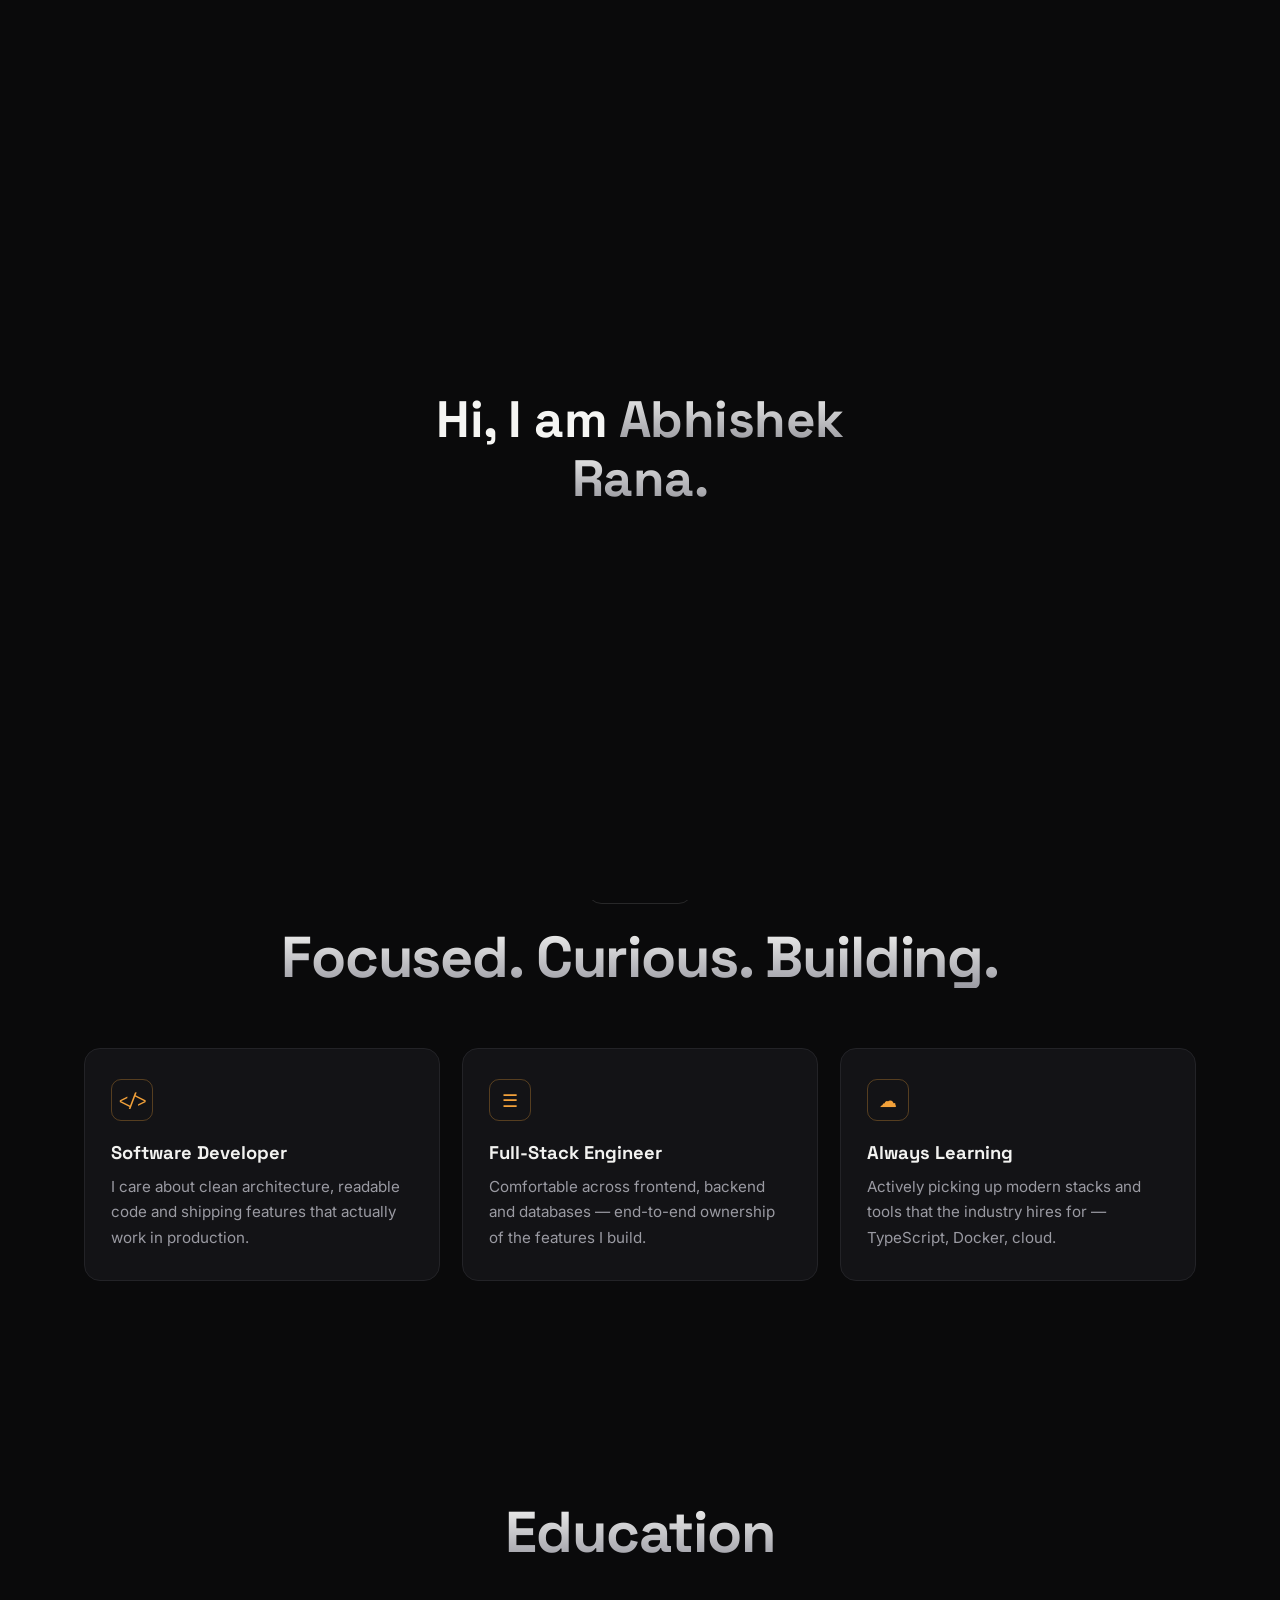
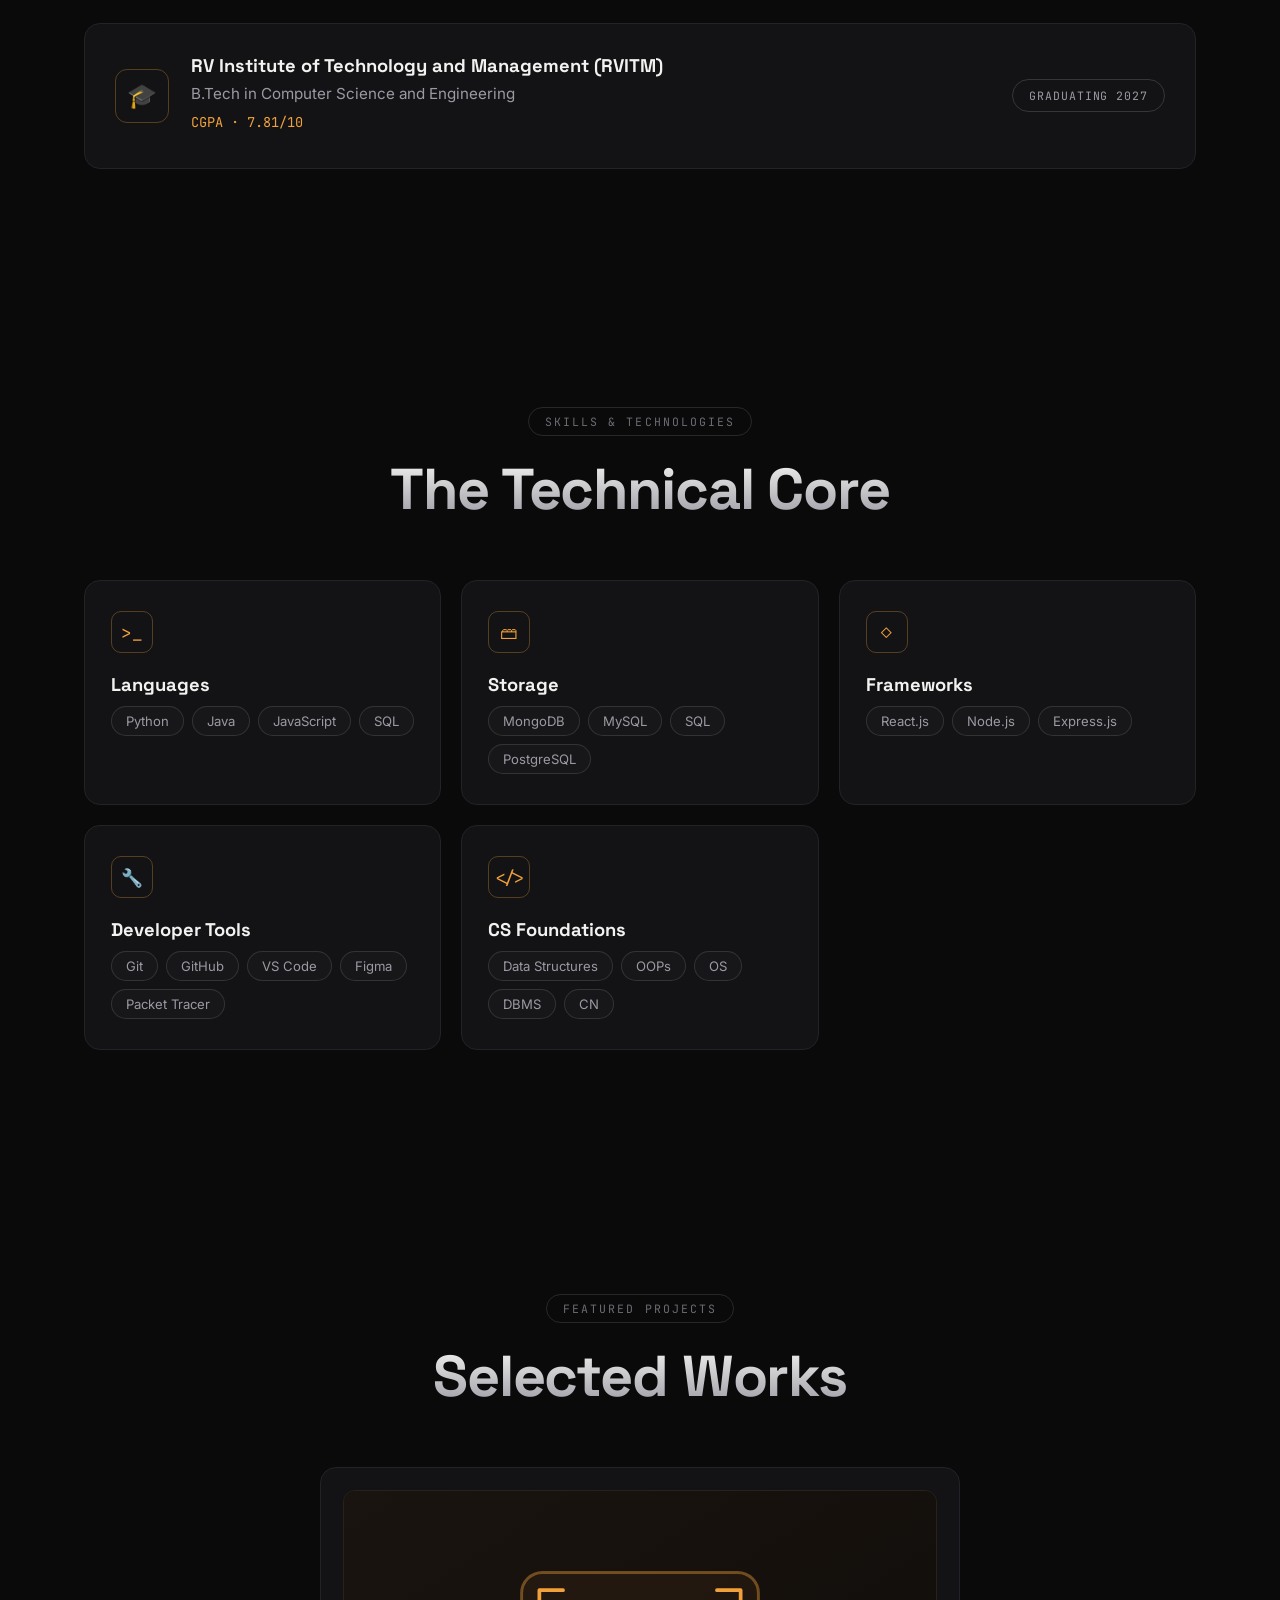
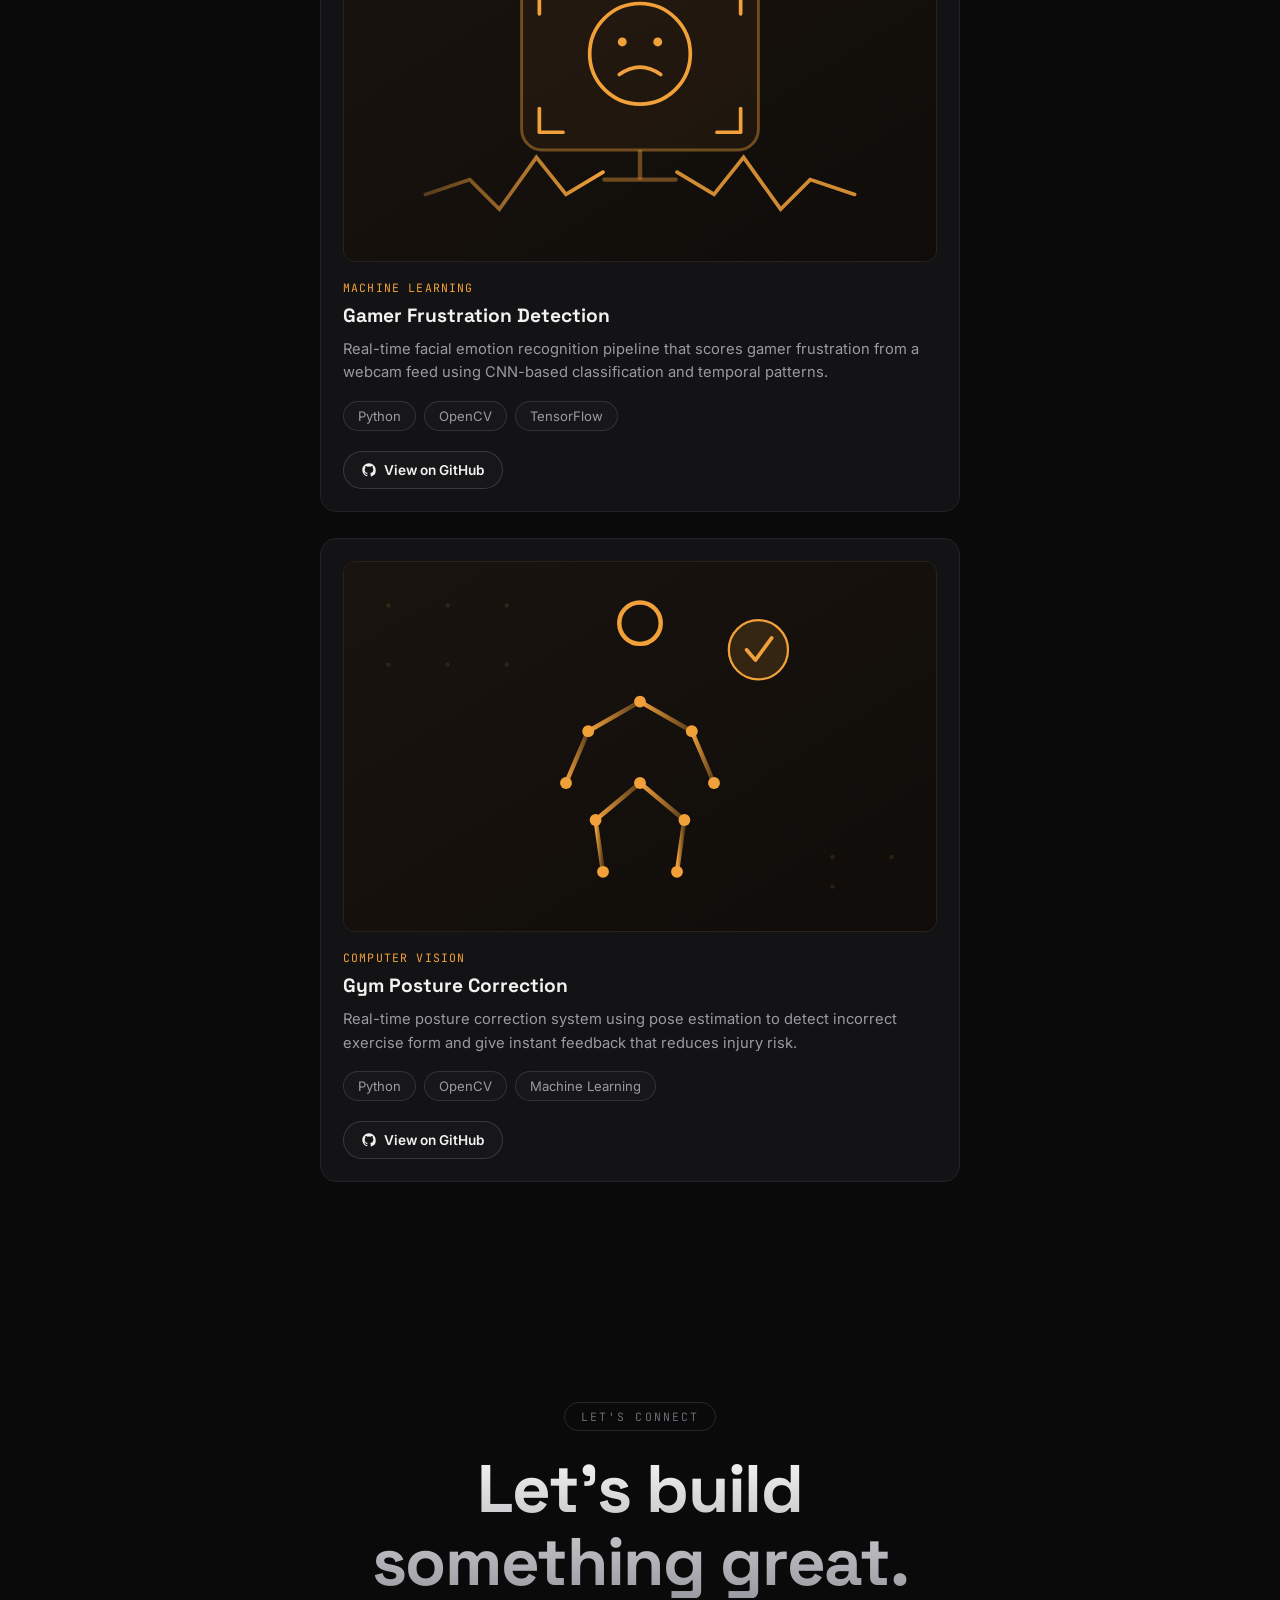
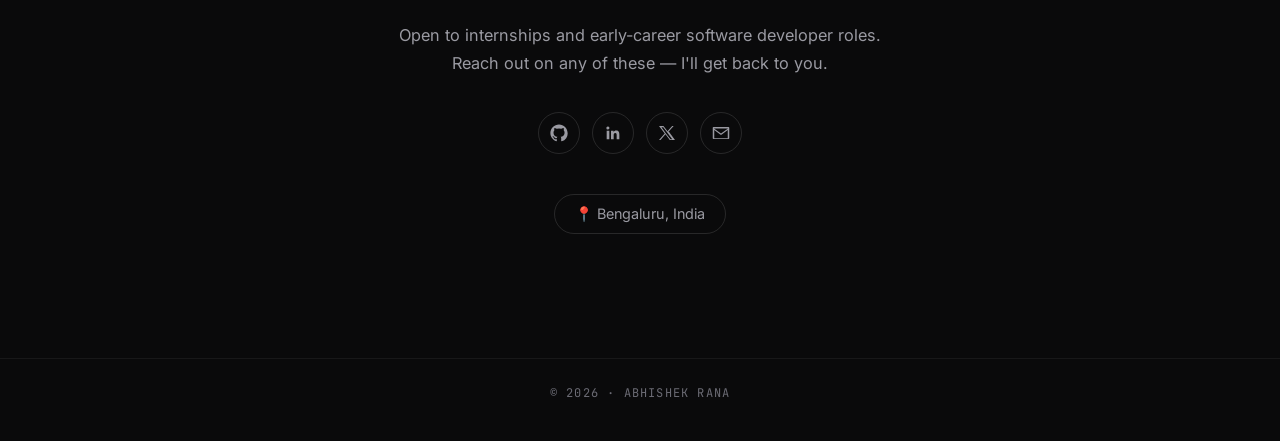
<file: index.html>
<!DOCTYPE html>
<html lang="en">
<head>
<meta charset="UTF-8">
<meta name="viewport" content="width=device-width, initial-scale=1.0">
<title>Abhishek Rana — Software Developer</title>
<meta name="description" content="Abhishek Rana — Computer Science student and full-stack developer. Portfolio of projects, skills and academics.">
<link rel="preconnect" href="https://fonts.googleapis.com">
<link rel="preconnect" href="https://fonts.gstatic.com" crossorigin>
<link href="https://fonts.googleapis.com/css2?family=Space+Grotesk:wght@500;600;700&family=Inter:wght@400;500;600&family=JetBrains+Mono:wght@400;500&display=swap" rel="stylesheet">
<link rel="stylesheet" href="style.css">
</head>
<body class="is-loading">

<!-- PRELOADER -->
<div class="preloader" id="preloader">
  <div class="preloader-inner" id="preloaderInner">
    <div class="preloader-phase phase-show" id="preloaderCounterWrap">
      <div class="preloader-counter">
        <span id="preloaderPercent">0</span><span class="preloader-percent-sign">%</span>
      </div>
      <div class="preloader-bar-track">
        <div class="preloader-bar-fill" id="preloaderBarFill"></div>
      </div>
    </div>

    <div class="preloader-phase" id="preloaderHi">
      <h1 class="preloader-hi-line">Hi, I am <span class="preloader-hi-name">Abhishek Rana.</span></h1>
    </div>

    <div class="preloader-phase" id="preloaderReveal">
      <p class="preloader-badge">I AM ABHISHEK RANA</p>
      <h1 class="preloader-role">Software<br>Developer.</h1>
      <p class="preloader-desc">Computer Science student who writes clean, reliable code and ships real projects across the full stack — from responsive interfaces to solid backend APIs.</p>
      <button class="btn btn-pill btn-white preloader-btn" id="showPortfolioBtn">Show Portfolio <span class="arrow">&rarr;</span></button>
    </div>
  </div>
</div>

<header class="nav" id="navbar">
  <div class="nav-inner">
    <a href="#home" class="logo"><span>&lt;Abhi</span> <span class="logo-accent">/&gt;</span></a>

    <nav class="nav-links" id="navLinks">
      <a href="#home" class="nav-link active">Home</a>
      <a href="#about" class="nav-link">About</a>
      <a href="#academics" class="nav-link">Academics</a>
      <a href="#skills" class="nav-link">Skills</a>
      <a href="#projects" class="nav-link">Projects</a>
      <a href="#contact" class="nav-link">Contact</a>
    </nav>

    <a href="#contact" class="btn btn-pill btn-white nav-cta">Hire Me <span class="arrow">&rarr;</span></a>

    <button class="menu-toggle" id="menuToggle" aria-label="Toggle menu">
      <span></span><span></span><span></span>
    </button>
  </div>
</header>

<!-- HOME -->
<section id="home" class="section hero">
  <div class="hero-inner">
    <div class="hero-copy">
      <p class="eyebrow-inline">HI, I'M</p>
      <h1 class="hero-name">Abhishek<br>Rana</h1>
      <p class="hero-role">Software Developer</p>
      <p class="hero-desc">Computer Science student focused on writing clean, reliable code and shipping real projects across the full stack — from responsive interfaces to solid backend APIs.</p>

      <div class="hero-actions">
        <a href="#projects" class="btn btn-pill btn-white">View My Work <span class="arrow">&rarr;</span></a>
        <a href="#academics" class="btn btn-pill btn-outline"><span class="btn-icon">🎓</span> Academics</a>
        <a href="assets/resume.pdf" target="_blank" rel="noopener" class="btn btn-pill btn-outline btn-block">Resume</a>
      </div>

      <div class="social-row">
        <a href="https://github.com/Abhishekrana30" target="_blank" rel="noopener" class="social-icon" aria-label="GitHub">
          <svg viewBox="0 0 24 24" width="18" height="18" fill="currentColor"><path d="M12 .5C5.73.5.5 5.73.5 12c0 5.08 3.29 9.39 7.86 10.91.58.1.79-.25.79-.56 0-.27-.01-1.17-.02-2.12-3.2.7-3.88-1.36-3.88-1.36-.52-1.34-1.28-1.7-1.28-1.7-1.05-.72.08-.7.08-.7 1.16.08 1.77 1.19 1.77 1.19 1.03 1.77 2.7 1.26 3.36.96.1-.75.4-1.26.73-1.55-2.55-.29-5.24-1.28-5.24-5.68 0-1.26.45-2.28 1.19-3.09-.12-.29-.52-1.47.11-3.06 0 0 .97-.31 3.18 1.18a11 11 0 0 1 5.79 0c2.2-1.49 3.17-1.18 3.17-1.18.63 1.59.24 2.77.12 3.06.74.81 1.19 1.83 1.19 3.09 0 4.41-2.7 5.38-5.27 5.67.42.36.78 1.07.78 2.17 0 1.56-.01 2.82-.01 3.2 0 .31.21.67.8.56A10.52 10.52 0 0 0 23.5 12C23.5 5.73 18.27.5 12 .5Z"/></svg>
        </a>
        <a href="https://www.linkedin.com/in/abhishek-rana-913b97285" target="_blank" rel="noopener" class="social-icon" aria-label="LinkedIn">
          <svg viewBox="0 0 24 24" width="18" height="18" fill="currentColor"><path d="M20.45 20.45h-3.56v-5.57c0-1.33-.02-3.04-1.85-3.04-1.86 0-2.14 1.45-2.14 2.94v5.67H9.34V9h3.42v1.56h.05c.48-.9 1.64-1.85 3.38-1.85 3.61 0 4.28 2.38 4.28 5.47v6.27ZM5.34 7.43a2.07 2.07 0 1 1 0-4.13 2.07 2.07 0 0 1 0 4.13ZM7.12 20.45H3.56V9h3.56v11.45Z"/></svg>
        </a>
        <a href="https://x.com/abhirajput30" target="_blank" rel="noopener" class="social-icon" aria-label="X / Twitter">
          <svg viewBox="0 0 24 24" width="16" height="16" fill="currentColor"><path d="M13.9 10.6 22 1.5h-2.3l-6.9 7.9-6.1-7.9H0l8.6 11.3L0 22.5h2.3l7.4-8.5 6.5 8.5H24l-8.9-11.9Zm-2.7 3.1-.8-1.1L3.7 3.2h2.6l5.5 7.3.8 1.1 7.2 9.6h-2.6l-5.9-7.5Z"/></svg>
        </a>
        <a href="mailto:ranaabhi3010@gmail.com" class="social-icon" aria-label="Email">
          <svg viewBox="0 0 24 24" width="18" height="18" fill="currentColor"><path d="M2 4h20a1 1 0 0 1 1 1v14a1 1 0 0 1-1 1H2a1 1 0 0 1-1-1V5a1 1 0 0 1 1-1Zm19.4 2H2.6L12 12.5 21.4 6ZM3 8.1V19h18V8.1l-8.4 6.1a1 1 0 0 1-1.2 0L3 8.1Z"/></svg>
        </a>
      </div>
    </div>

    <div class="hero-photo-wrap">
      <div class="hero-photo">
        <img src="assets/profile.jpeg" alt="Abhishek Rana">
      </div>
    </div>
  </div>
</section>

<!-- ABOUT -->
<section id="about" class="section">
  <p class="eyebrow center">ABOUT ME</p>
  <h2 class="section-title center">Focused. Curious. Building.</h2>

  <div class="about-grid">
    <div class="about-card">
      <div class="card-icon">&lt;/&gt;</div>
      <h3>Software Developer</h3>
      <p>I care about clean architecture, readable code and shipping features that actually work in production.</p>
    </div>
    <div class="about-card">
      <div class="card-icon">&#9776;</div>
      <h3>Full-Stack Engineer</h3>
      <p>Comfortable across frontend, backend and databases — end-to-end ownership of the features I build.</p>
    </div>
    <div class="about-card">
      <div class="card-icon">&#9729;</div>
      <h3>Always Learning</h3>
      <p>Actively picking up modern stacks and tools that the industry hires for — TypeScript, Docker, cloud.</p>
    </div>
  </div>
</section>

<!-- ACADEMICS -->
<section id="academics" class="section">
  <h2 class="section-title center">Education</h2>

  <div class="edu-card">
    <div class="edu-icon">&#127891;</div>
    <div class="edu-info">
      <h3>RV Institute of Technology and Management (RVITM)</h3>
      <p>B.Tech in Computer Science and Engineering</p>
      <p class="edu-cgpa">CGPA &middot; 7.81/10</p>
    </div>
    <span class="badge">GRADUATING 2027</span>
  </div>
</section>

<!-- SKILLS -->
<section id="skills" class="section">
  <p class="eyebrow center">SKILLS &amp; TECHNOLOGIES</p>
  <h2 class="section-title center">The Technical Core</h2>

  <div class="skills-grid">
    <div class="skill-card">
      <div class="card-icon">&gt;_</div>
      <h3>Languages</h3>
      <div class="tags">
        <span class="tag">Python</span><span class="tag">Java</span><span class="tag">JavaScript</span><span class="tag">SQL</span>
      </div>
    </div>
    <div class="skill-card">
      <div class="card-icon">&#128451;</div>
      <h3>Storage</h3>
      <div class="tags">
        <span class="tag">MongoDB</span><span class="tag">MySQL</span><span class="tag">SQL</span><span class="tag">PostgreSQL</span>
      </div>
    </div>
    <div class="skill-card">
      <div class="card-icon">&#9671;</div>
      <h3>Frameworks</h3>
      <div class="tags">
        <span class="tag">React.js</span><span class="tag">Node.js</span><span class="tag">Express.js</span>
      </div>
    </div>
    <div class="skill-card">
      <div class="card-icon">&#128295;</div>
      <h3>Developer Tools</h3>
      <div class="tags">
        <span class="tag">Git</span><span class="tag">GitHub</span><span class="tag">VS Code</span><span class="tag">Figma</span><span class="tag">Packet Tracer</span>
      </div>
    </div>
    <div class="skill-card">
      <div class="card-icon">&lt;/&gt;</div>
      <h3>CS Foundations</h3>
      <div class="tags">
        <span class="tag">Data Structures</span><span class="tag">OOPs</span><span class="tag">OS</span><span class="tag">DBMS</span><span class="tag">CN</span>
      </div>
    </div>
  </div>
</section>

<!-- PROJECTS -->
<section id="projects" class="section">
  <p class="eyebrow center">FEATURED PROJECTS</p>
  <h2 class="section-title center">Selected Works</h2>

  <div class="projects-grid projects-stack">
    <article class="project-card">
      <div class="project-thumb"><img src="assets/project-gamer.svg" alt="Gamer Frustration Detection preview" loading="lazy"></div>
      <p class="project-tag">MACHINE LEARNING</p>
      <h3>Gamer Frustration Detection</h3>
      <p class="project-desc">Real-time facial emotion recognition pipeline that scores gamer frustration from a webcam feed using CNN-based classification and temporal patterns.</p>
      <div class="tags">
        <span class="tag">Python</span><span class="tag">OpenCV</span><span class="tag">TensorFlow</span>
      </div>
      <a href="https://github.com/Abhishekrana30" target="_blank" rel="noopener" class="btn btn-pill btn-outline btn-small">
        <svg viewBox="0 0 24 24" width="14" height="14" fill="currentColor"><path d="M12 .5C5.73.5.5 5.73.5 12c0 5.08 3.29 9.39 7.86 10.91.58.1.79-.25.79-.56 0-.27-.01-1.17-.02-2.12-3.2.7-3.88-1.36-3.88-1.36-.52-1.34-1.28-1.7-1.28-1.7-1.05-.72.08-.7.08-.7 1.16.08 1.77 1.19 1.77 1.19 1.03 1.77 2.7 1.26 3.36.96.1-.75.4-1.26.73-1.55-2.55-.29-5.24-1.28-5.24-5.68 0-1.26.45-2.28 1.19-3.09-.12-.29-.52-1.47.11-3.06 0 0 .97-.31 3.18 1.18a11 11 0 0 1 5.79 0c2.2-1.49 3.17-1.18 3.17-1.18.63 1.59.24 2.77.12 3.06.74.81 1.19 1.83 1.19 3.09 0 4.41-2.7 5.38-5.27 5.67.42.36.78 1.07.78 2.17 0 1.56-.01 2.82-.01 3.2 0 .31.21.67.8.56A10.52 10.52 0 0 0 23.5 12C23.5 5.73 18.27.5 12 .5Z"/></svg>
        View on GitHub
      </a>
    </article>

    <article class="project-card">
      <div class="project-thumb"><img src="assets/project-gym.svg" alt="Gym Posture Correction preview" loading="lazy"></div>
      <p class="project-tag">COMPUTER VISION</p>
      <h3>Gym Posture Correction</h3>
      <p class="project-desc">Real-time posture correction system using pose estimation to detect incorrect exercise form and give instant feedback that reduces injury risk.</p>
      <div class="tags">
        <span class="tag">Python</span><span class="tag">OpenCV</span><span class="tag">Machine Learning</span>
      </div>
      <a href="https://github.com/Abhishekrana30" target="_blank" rel="noopener" class="btn btn-pill btn-outline btn-small">
        <svg viewBox="0 0 24 24" width="14" height="14" fill="currentColor"><path d="M12 .5C5.73.5.5 5.73.5 12c0 5.08 3.29 9.39 7.86 10.91.58.1.79-.25.79-.56 0-.27-.01-1.17-.02-2.12-3.2.7-3.88-1.36-3.88-1.36-.52-1.34-1.28-1.7-1.28-1.7-1.05-.72.08-.7.08-.7 1.16.08 1.77 1.19 1.77 1.19 1.03 1.77 2.7 1.26 3.36.96.1-.75.4-1.26.73-1.55-2.55-.29-5.24-1.28-5.24-5.68 0-1.26.45-2.28 1.19-3.09-.12-.29-.52-1.47.11-3.06 0 0 .97-.31 3.18 1.18a11 11 0 0 1 5.79 0c2.2-1.49 3.17-1.18 3.17-1.18.63 1.59.24 2.77.12 3.06.74.81 1.19 1.83 1.19 3.09 0 4.41-2.7 5.38-5.27 5.67.42.36.78 1.07.78 2.17 0 1.56-.01 2.82-.01 3.2 0 .31.21.67.8.56A10.52 10.52 0 0 0 23.5 12C23.5 5.73 18.27.5 12 .5Z"/></svg>
        View on GitHub
      </a>
    </article>
  </div>
</section>

<!-- CONTACT -->
<section id="contact" class="section contact-section">
  <p class="eyebrow center">LET'S CONNECT</p>
  <h2 class="section-title center hero-name-sm">Let's build<br>something great.</h2>
  <p class="contact-sub">Open to internships and early-career software developer roles.<br>Reach out on any of these — I'll get back to you.</p>

  <div class="social-row center">
    <a href="https://github.com/Abhishekrana30" target="_blank" rel="noopener" class="social-icon" aria-label="GitHub">
      <svg viewBox="0 0 24 24" width="18" height="18" fill="currentColor"><path d="M12 .5C5.73.5.5 5.73.5 12c0 5.08 3.29 9.39 7.86 10.91.58.1.79-.25.79-.56 0-.27-.01-1.17-.02-2.12-3.2.7-3.88-1.36-3.88-1.36-.52-1.34-1.28-1.7-1.28-1.7-1.05-.72.08-.7.08-.7 1.16.08 1.77 1.19 1.77 1.19 1.03 1.77 2.7 1.26 3.36.96.1-.75.4-1.26.73-1.55-2.55-.29-5.24-1.28-5.24-5.68 0-1.26.45-2.28 1.19-3.09-.12-.29-.52-1.47.11-3.06 0 0 .97-.31 3.18 1.18a11 11 0 0 1 5.79 0c2.2-1.49 3.17-1.18 3.17-1.18.63 1.59.24 2.77.12 3.06.74.81 1.19 1.83 1.19 3.09 0 4.41-2.7 5.38-5.27 5.67.42.36.78 1.07.78 2.17 0 1.56-.01 2.82-.01 3.2 0 .31.21.67.8.56A10.52 10.52 0 0 0 23.5 12C23.5 5.73 18.27.5 12 .5Z"/></svg>
    </a>
    <a href="https://www.linkedin.com/in/abhishek-rana-913b97285" target="_blank" rel="noopener" class="social-icon" aria-label="LinkedIn">
      <svg viewBox="0 0 24 24" width="18" height="18" fill="currentColor"><path d="M20.45 20.45h-3.56v-5.57c0-1.33-.02-3.04-1.85-3.04-1.86 0-2.14 1.45-2.14 2.94v5.67H9.34V9h3.42v1.56h.05c.48-.9 1.64-1.85 3.38-1.85 3.61 0 4.28 2.38 4.28 5.47v6.27ZM5.34 7.43a2.07 2.07 0 1 1 0-4.13 2.07 2.07 0 0 1 0 4.13ZM7.12 20.45H3.56V9h3.56v11.45Z"/></svg>
    </a>
    <a href="https://x.com/abhirajput30" target="_blank" rel="noopener" class="social-icon" aria-label="X / Twitter">
      <svg viewBox="0 0 24 24" width="16" height="16" fill="currentColor"><path d="M13.9 10.6 22 1.5h-2.3l-6.9 7.9-6.1-7.9H0l8.6 11.3L0 22.5h2.3l7.4-8.5 6.5 8.5H24l-8.9-11.9Zm-2.7 3.1-.8-1.1L3.7 3.2h2.6l5.5 7.3.8 1.1 7.2 9.6h-2.6l-5.9-7.5Z"/></svg>
    </a>
    <a href="mailto:ranaabhi3010@gmail.com" class="social-icon" aria-label="Email">
      <svg viewBox="0 0 24 24" width="18" height="18" fill="currentColor"><path d="M2 4h20a1 1 0 0 1 1 1v14a1 1 0 0 1-1 1H2a1 1 0 0 1-1-1V5a1 1 0 0 1 1-1Zm19.4 2H2.6L12 12.5 21.4 6ZM3 8.1V19h18V8.1l-8.4 6.1a1 1 0 0 1-1.2 0L3 8.1Z"/></svg>
    </a>
  </div>

  <p class="location-badge">&#128205; Bengaluru, India</p>
</section>

<footer class="footer">
  <p>&copy; 2026 &middot; ABHISHEK RANA</p>
</footer>

<script src="script.js"></script>
</body>
</html>
</file>
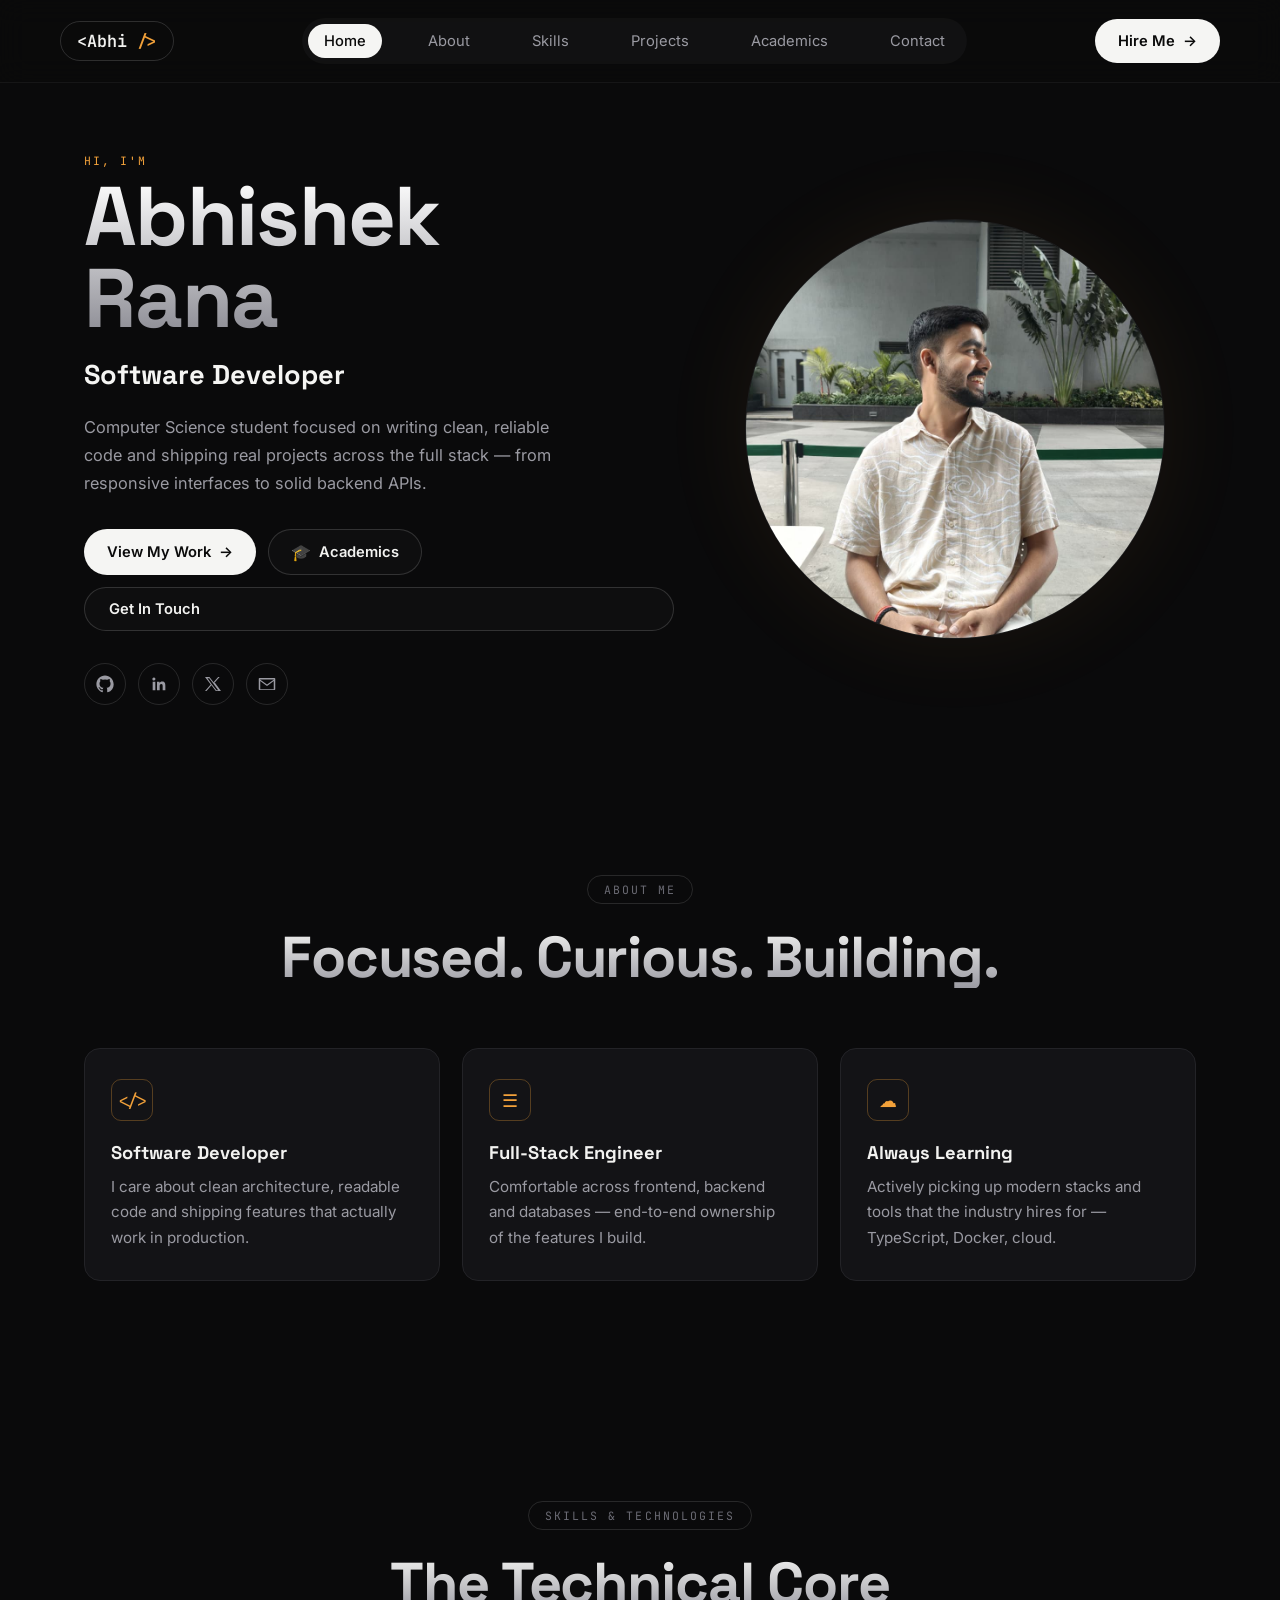
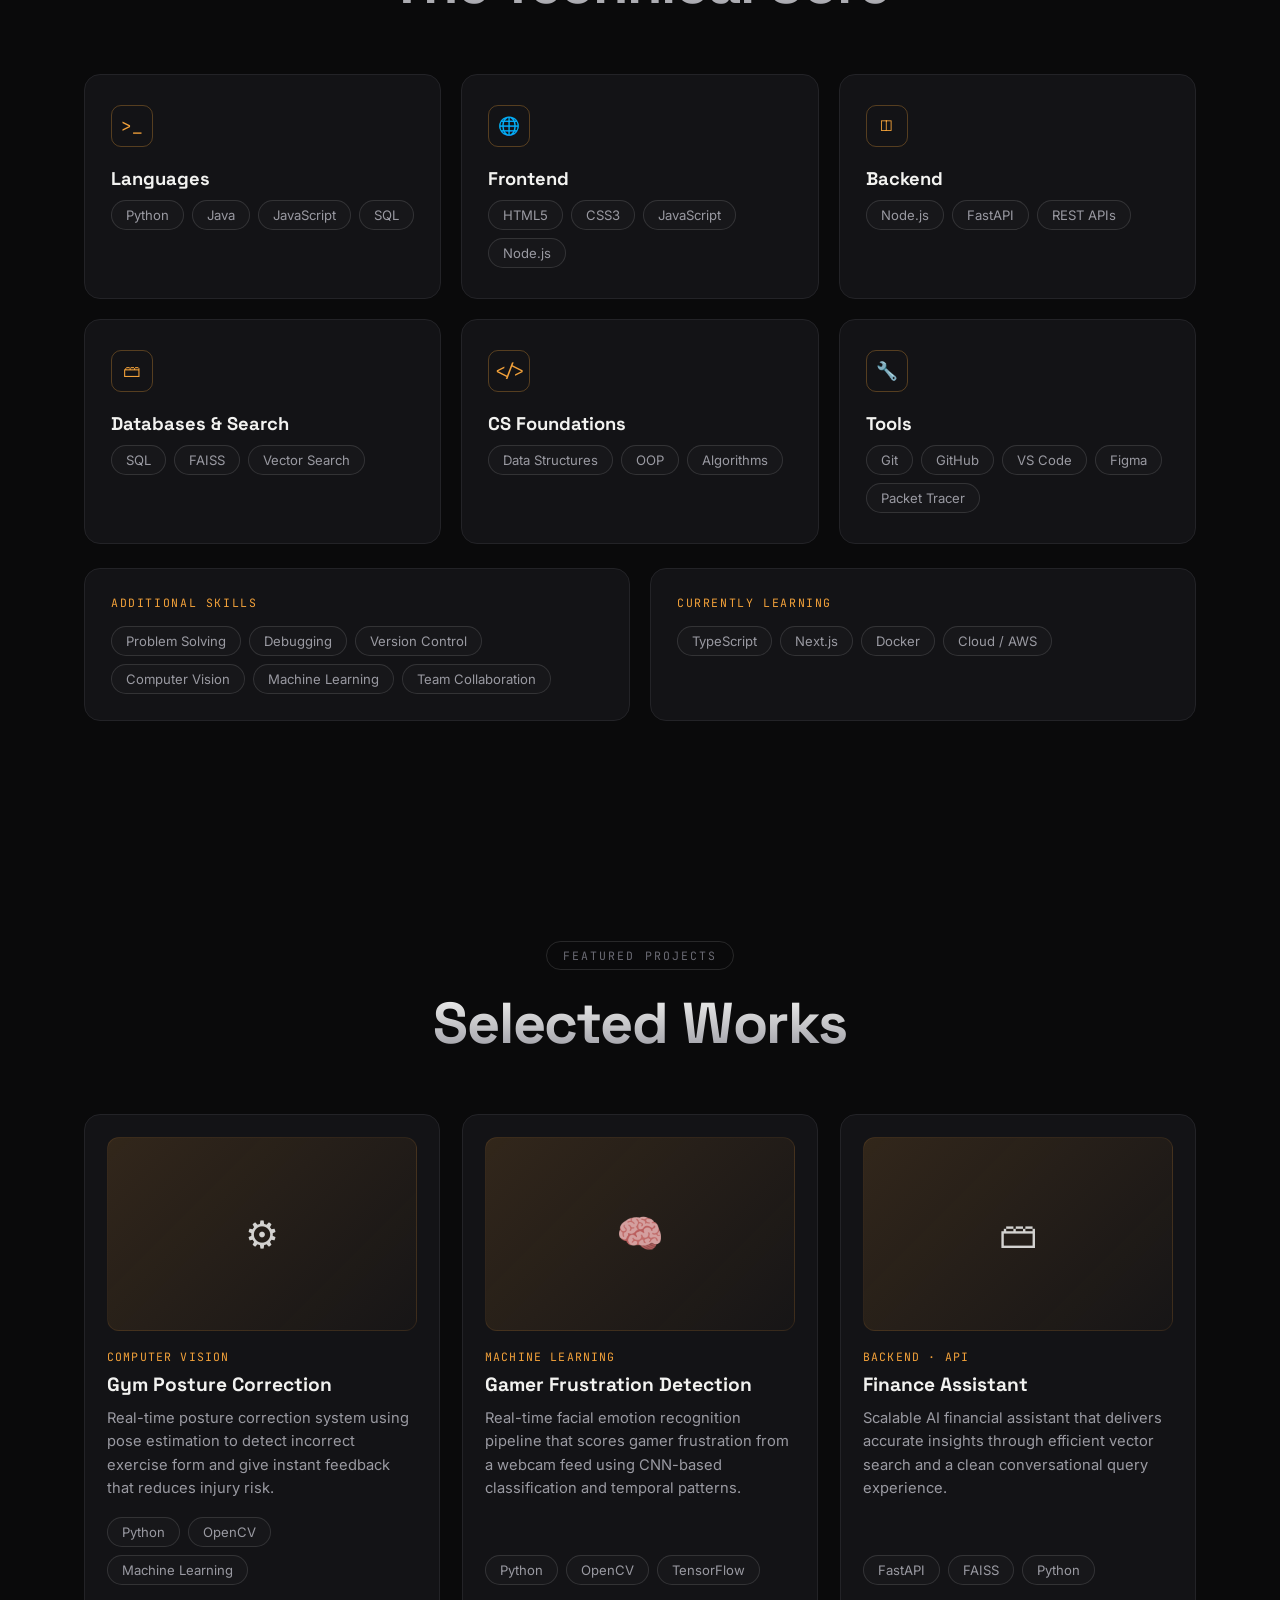
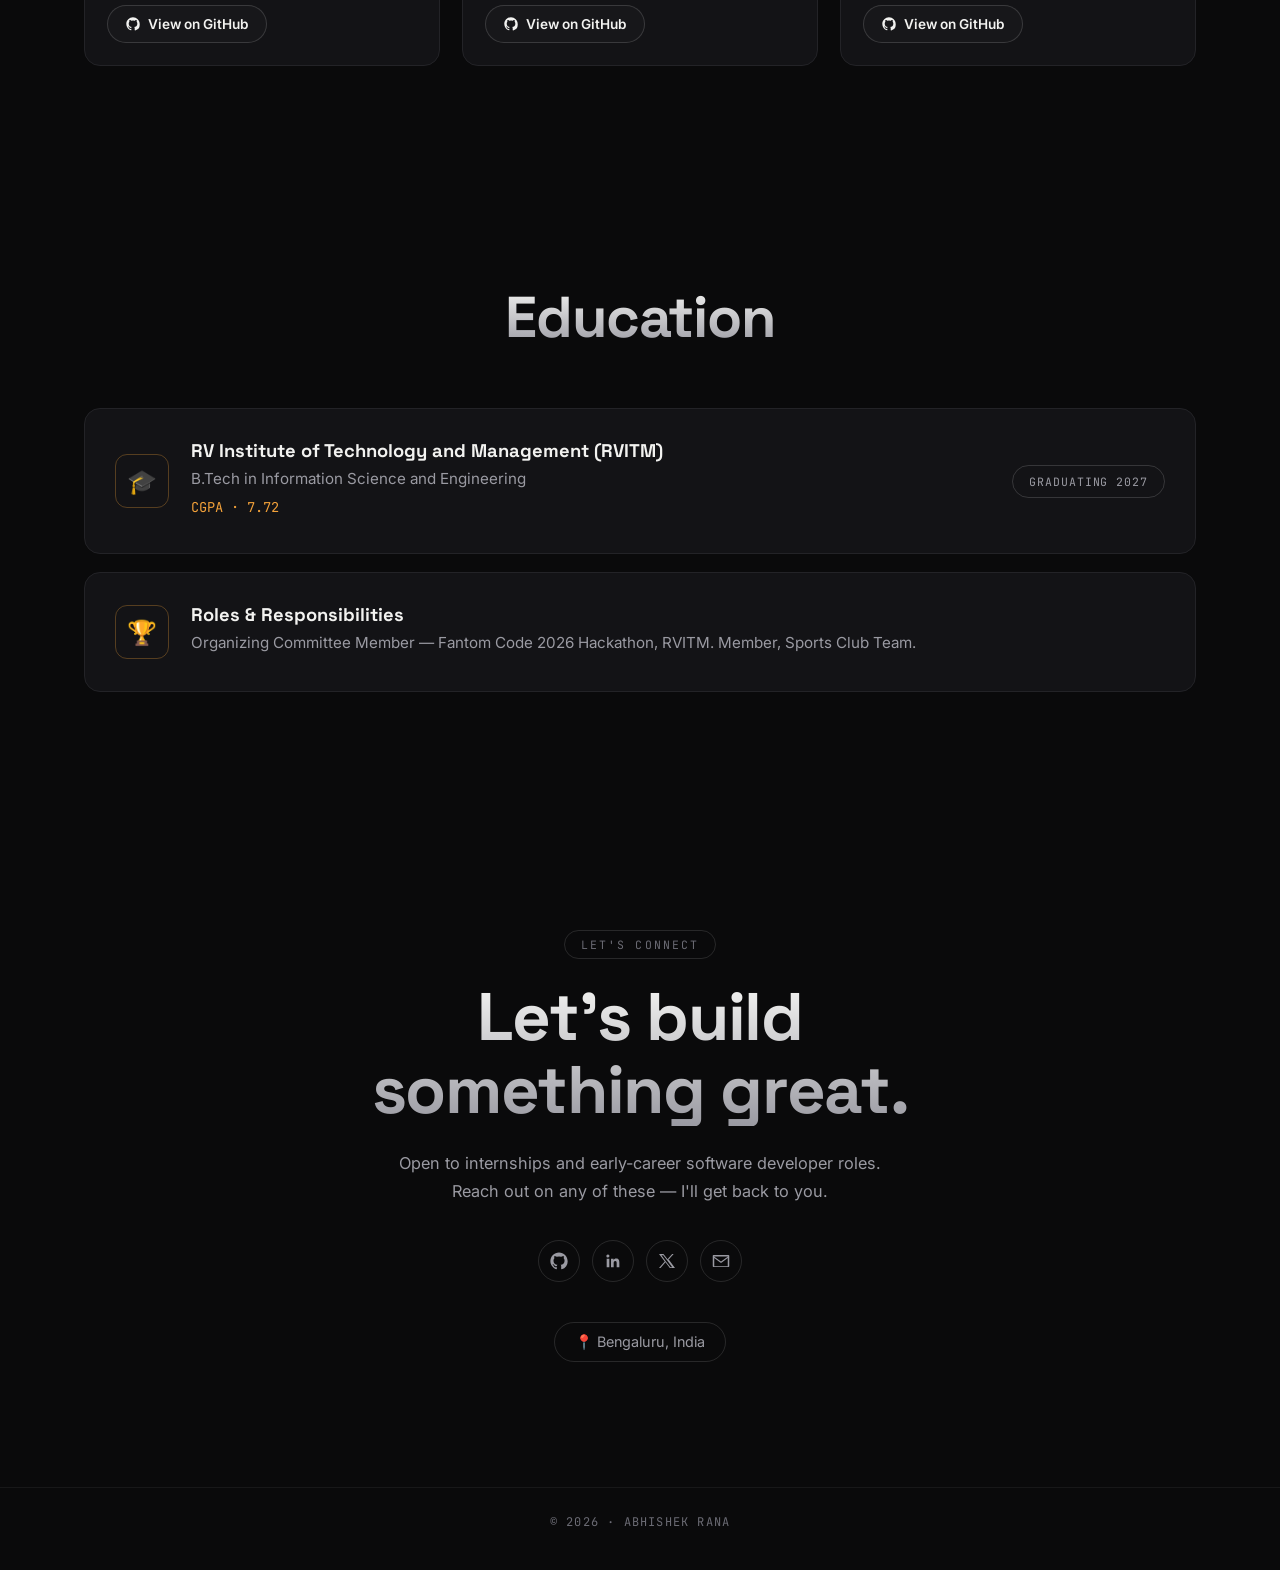
<file: portfolio/index.html>
<!DOCTYPE html>
<html lang="en">
<head>
<meta charset="UTF-8">
<meta name="viewport" content="width=device-width, initial-scale=1.0">
<title>Abhishek Rana — Software Developer</title>
<meta name="description" content="Abhishek Rana — Computer Science student and full-stack developer. Portfolio of projects, skills and academics.">
<link rel="preconnect" href="https://fonts.googleapis.com">
<link rel="preconnect" href="https://fonts.gstatic.com" crossorigin>
<link href="https://fonts.googleapis.com/css2?family=Space+Grotesk:wght@500;600;700&family=Inter:wght@400;500;600&family=JetBrains+Mono:wght@400;500&display=swap" rel="stylesheet">
<link rel="stylesheet" href="style.css">
</head>
<body>

<header class="nav" id="navbar">
  <div class="nav-inner">
    <a href="#home" class="logo"><span>&lt;Abhi</span> <span class="logo-accent">/&gt;</span></a>

    <nav class="nav-links" id="navLinks">
      <a href="#home" class="nav-link active">Home</a>
      <a href="#about" class="nav-link">About</a>
      <a href="#skills" class="nav-link">Skills</a>
      <a href="#projects" class="nav-link">Projects</a>
      <a href="#academics" class="nav-link">Academics</a>
      <a href="#contact" class="nav-link">Contact</a>
    </nav>

    <a href="#contact" class="btn btn-pill btn-white nav-cta">Hire Me <span class="arrow">&rarr;</span></a>

    <button class="menu-toggle" id="menuToggle" aria-label="Toggle menu">
      <span></span><span></span><span></span>
    </button>
  </div>
</header>

<!-- HOME -->
<section id="home" class="section hero">
  <div class="hero-inner">
    <div class="hero-copy">
      <p class="eyebrow-inline">HI, I'M</p>
      <h1 class="hero-name">Abhishek<br>Rana</h1>
      <p class="hero-role">Software Developer</p>
      <p class="hero-desc">Computer Science student focused on writing clean, reliable code and shipping real projects across the full stack — from responsive interfaces to solid backend APIs.</p>

      <div class="hero-actions">
        <a href="#projects" class="btn btn-pill btn-white">View My Work <span class="arrow">&rarr;</span></a>
        <a href="#academics" class="btn btn-pill btn-outline"><span class="btn-icon">🎓</span> Academics</a>
        <a href="#contact" class="btn btn-pill btn-outline btn-block">Get In Touch</a>
      </div>

      <div class="social-row">
        <a href="https://github.com/Abhishekrana30" target="_blank" rel="noopener" class="social-icon" aria-label="GitHub">
          <svg viewBox="0 0 24 24" width="18" height="18" fill="currentColor"><path d="M12 .5C5.73.5.5 5.73.5 12c0 5.08 3.29 9.39 7.86 10.91.58.1.79-.25.79-.56 0-.27-.01-1.17-.02-2.12-3.2.7-3.88-1.36-3.88-1.36-.52-1.34-1.28-1.7-1.28-1.7-1.05-.72.08-.7.08-.7 1.16.08 1.77 1.19 1.77 1.19 1.03 1.77 2.7 1.26 3.36.96.1-.75.4-1.26.73-1.55-2.55-.29-5.24-1.28-5.24-5.68 0-1.26.45-2.28 1.19-3.09-.12-.29-.52-1.47.11-3.06 0 0 .97-.31 3.18 1.18a11 11 0 0 1 5.79 0c2.2-1.49 3.17-1.18 3.17-1.18.63 1.59.24 2.77.12 3.06.74.81 1.19 1.83 1.19 3.09 0 4.41-2.7 5.38-5.27 5.67.42.36.78 1.07.78 2.17 0 1.56-.01 2.82-.01 3.2 0 .31.21.67.8.56A10.52 10.52 0 0 0 23.5 12C23.5 5.73 18.27.5 12 .5Z"/></svg>
        </a>
        <a href="#" class="social-icon" aria-label="LinkedIn">
          <svg viewBox="0 0 24 24" width="18" height="18" fill="currentColor"><path d="M20.45 20.45h-3.56v-5.57c0-1.33-.02-3.04-1.85-3.04-1.86 0-2.14 1.45-2.14 2.94v5.67H9.34V9h3.42v1.56h.05c.48-.9 1.64-1.85 3.38-1.85 3.61 0 4.28 2.38 4.28 5.47v6.27ZM5.34 7.43a2.07 2.07 0 1 1 0-4.13 2.07 2.07 0 0 1 0 4.13ZM7.12 20.45H3.56V9h3.56v11.45Z"/></svg>
        </a>
        <a href="https://x.com/abhirajput30" target="_blank" rel="noopener" class="social-icon" aria-label="X / Twitter">
          <svg viewBox="0 0 24 24" width="16" height="16" fill="currentColor"><path d="M13.9 10.6 22 1.5h-2.3l-6.9 7.9-6.1-7.9H0l8.6 11.3L0 22.5h2.3l7.4-8.5 6.5 8.5H24l-8.9-11.9Zm-2.7 3.1-.8-1.1L3.7 3.2h2.6l5.5 7.3.8 1.1 7.2 9.6h-2.6l-5.9-7.5Z"/></svg>
        </a>
        <a href="mailto:ranaabhi3010@gmail.com" class="social-icon" aria-label="Email">
          <svg viewBox="0 0 24 24" width="18" height="18" fill="currentColor"><path d="M2 4h20a1 1 0 0 1 1 1v14a1 1 0 0 1-1 1H2a1 1 0 0 1-1-1V5a1 1 0 0 1 1-1Zm19.4 2H2.6L12 12.5 21.4 6ZM3 8.1V19h18V8.1l-8.4 6.1a1 1 0 0 1-1.2 0L3 8.1Z"/></svg>
        </a>
      </div>
    </div>

    <div class="hero-photo-wrap">
      <div class="hero-photo">
        <img src="assets/profile.jpeg" alt="Abhishek Rana">
      </div>
    </div>
  </div>
</section>

<!-- ABOUT -->
<section id="about" class="section">
  <p class="eyebrow center">ABOUT ME</p>
  <h2 class="section-title center">Focused. Curious. Building.</h2>

  <div class="about-grid">
    <div class="about-card">
      <div class="card-icon">&lt;/&gt;</div>
      <h3>Software Developer</h3>
      <p>I care about clean architecture, readable code and shipping features that actually work in production.</p>
    </div>
    <div class="about-card">
      <div class="card-icon">&#9776;</div>
      <h3>Full-Stack Engineer</h3>
      <p>Comfortable across frontend, backend and databases — end-to-end ownership of the features I build.</p>
    </div>
    <div class="about-card">
      <div class="card-icon">&#9729;</div>
      <h3>Always Learning</h3>
      <p>Actively picking up modern stacks and tools that the industry hires for — TypeScript, Docker, cloud.</p>
    </div>
  </div>
</section>

<!-- SKILLS -->
<section id="skills" class="section">
  <p class="eyebrow center">SKILLS &amp; TECHNOLOGIES</p>
  <h2 class="section-title center">The Technical Core</h2>

  <div class="skills-grid">
    <div class="skill-card">
      <div class="card-icon">&gt;_</div>
      <h3>Languages</h3>
      <div class="tags">
        <span class="tag">Python</span><span class="tag">Java</span><span class="tag">JavaScript</span><span class="tag">SQL</span>
      </div>
    </div>
    <div class="skill-card">
      <div class="card-icon">&#127760;</div>
      <h3>Frontend</h3>
      <div class="tags">
        <span class="tag">HTML5</span><span class="tag">CSS3</span><span class="tag">JavaScript</span><span class="tag">Node.js</span>
      </div>
    </div>
    <div class="skill-card">
      <div class="card-icon">&#9707;</div>
      <h3>Backend</h3>
      <div class="tags">
        <span class="tag">Node.js</span><span class="tag">FastAPI</span><span class="tag">REST APIs</span>
      </div>
    </div>
    <div class="skill-card">
      <div class="card-icon">&#128451;</div>
      <h3>Databases &amp; Search</h3>
      <div class="tags">
        <span class="tag">SQL</span><span class="tag">FAISS</span><span class="tag">Vector Search</span>
      </div>
    </div>
    <div class="skill-card">
      <div class="card-icon">&lt;/&gt;</div>
      <h3>CS Foundations</h3>
      <div class="tags">
        <span class="tag">Data Structures</span><span class="tag">OOP</span><span class="tag">Algorithms</span>
      </div>
    </div>
    <div class="skill-card">
      <div class="card-icon">&#128295;</div>
      <h3>Tools</h3>
      <div class="tags">
        <span class="tag">Git</span><span class="tag">GitHub</span><span class="tag">VS Code</span><span class="tag">Figma</span><span class="tag">Packet Tracer</span>
      </div>
    </div>
  </div>

  <div class="skills-extra">
    <div class="extra-box">
      <p class="extra-label">ADDITIONAL SKILLS</p>
      <div class="tags">
        <span class="tag">Problem Solving</span><span class="tag">Debugging</span><span class="tag">Version Control</span>
        <span class="tag">Computer Vision</span><span class="tag">Machine Learning</span><span class="tag">Team Collaboration</span>
      </div>
    </div>
    <div class="extra-box">
      <p class="extra-label">CURRENTLY LEARNING</p>
      <div class="tags">
        <span class="tag">TypeScript</span><span class="tag">Next.js</span><span class="tag">Docker</span><span class="tag">Cloud / AWS</span>
      </div>
    </div>
  </div>
</section>

<!-- PROJECTS -->
<section id="projects" class="section">
  <p class="eyebrow center">FEATURED PROJECTS</p>
  <h2 class="section-title center">Selected Works</h2>

  <div class="projects-grid">
    <article class="project-card">
      <div class="project-thumb"><span class="project-thumb-icon">&#9881;</span></div>
      <p class="project-tag">COMPUTER VISION</p>
      <h3>Gym Posture Correction</h3>
      <p class="project-desc">Real-time posture correction system using pose estimation to detect incorrect exercise form and give instant feedback that reduces injury risk.</p>
      <div class="tags">
        <span class="tag">Python</span><span class="tag">OpenCV</span><span class="tag">Machine Learning</span>
      </div>
      <a href="https://github.com/Abhishekrana30" target="_blank" rel="noopener" class="btn btn-pill btn-outline btn-small">
        <svg viewBox="0 0 24 24" width="14" height="14" fill="currentColor"><path d="M12 .5C5.73.5.5 5.73.5 12c0 5.08 3.29 9.39 7.86 10.91.58.1.79-.25.79-.56 0-.27-.01-1.17-.02-2.12-3.2.7-3.88-1.36-3.88-1.36-.52-1.34-1.28-1.7-1.28-1.7-1.05-.72.08-.7.08-.7 1.16.08 1.77 1.19 1.77 1.19 1.03 1.77 2.7 1.26 3.36.96.1-.75.4-1.26.73-1.55-2.55-.29-5.24-1.28-5.24-5.68 0-1.26.45-2.28 1.19-3.09-.12-.29-.52-1.47.11-3.06 0 0 .97-.31 3.18 1.18a11 11 0 0 1 5.79 0c2.2-1.49 3.17-1.18 3.17-1.18.63 1.59.24 2.77.12 3.06.74.81 1.19 1.83 1.19 3.09 0 4.41-2.7 5.38-5.27 5.67.42.36.78 1.07.78 2.17 0 1.56-.01 2.82-.01 3.2 0 .31.21.67.8.56A10.52 10.52 0 0 0 23.5 12C23.5 5.73 18.27.5 12 .5Z"/></svg>
        View on GitHub
      </a>
    </article>

    <article class="project-card">
      <div class="project-thumb"><span class="project-thumb-icon">&#129504;</span></div>
      <p class="project-tag">MACHINE LEARNING</p>
      <h3>Gamer Frustration Detection</h3>
      <p class="project-desc">Real-time facial emotion recognition pipeline that scores gamer frustration from a webcam feed using CNN-based classification and temporal patterns.</p>
      <div class="tags">
        <span class="tag">Python</span><span class="tag">OpenCV</span><span class="tag">TensorFlow</span>
      </div>
      <a href="https://github.com/Abhishekrana30" target="_blank" rel="noopener" class="btn btn-pill btn-outline btn-small">
        <svg viewBox="0 0 24 24" width="14" height="14" fill="currentColor"><path d="M12 .5C5.73.5.5 5.73.5 12c0 5.08 3.29 9.39 7.86 10.91.58.1.79-.25.79-.56 0-.27-.01-1.17-.02-2.12-3.2.7-3.88-1.36-3.88-1.36-.52-1.34-1.28-1.7-1.28-1.7-1.05-.72.08-.7.08-.7 1.16.08 1.77 1.19 1.77 1.19 1.03 1.77 2.7 1.26 3.36.96.1-.75.4-1.26.73-1.55-2.55-.29-5.24-1.28-5.24-5.68 0-1.26.45-2.28 1.19-3.09-.12-.29-.52-1.47.11-3.06 0 0 .97-.31 3.18 1.18a11 11 0 0 1 5.79 0c2.2-1.49 3.17-1.18 3.17-1.18.63 1.59.24 2.77.12 3.06.74.81 1.19 1.83 1.19 3.09 0 4.41-2.7 5.38-5.27 5.67.42.36.78 1.07.78 2.17 0 1.56-.01 2.82-.01 3.2 0 .31.21.67.8.56A10.52 10.52 0 0 0 23.5 12C23.5 5.73 18.27.5 12 .5Z"/></svg>
        View on GitHub
      </a>
    </article>

    <article class="project-card">
      <div class="project-thumb"><span class="project-thumb-icon">&#128451;</span></div>
      <p class="project-tag">BACKEND · API</p>
      <h3>Finance Assistant</h3>
      <p class="project-desc">Scalable AI financial assistant that delivers accurate insights through efficient vector search and a clean conversational query experience.</p>
      <div class="tags">
        <span class="tag">FastAPI</span><span class="tag">FAISS</span><span class="tag">Python</span>
      </div>
      <a href="https://github.com/Abhishekrana30" target="_blank" rel="noopener" class="btn btn-pill btn-outline btn-small">
        <svg viewBox="0 0 24 24" width="14" height="14" fill="currentColor"><path d="M12 .5C5.73.5.5 5.73.5 12c0 5.08 3.29 9.39 7.86 10.91.58.1.79-.25.79-.56 0-.27-.01-1.17-.02-2.12-3.2.7-3.88-1.36-3.88-1.36-.52-1.34-1.28-1.7-1.28-1.7-1.05-.72.08-.7.08-.7 1.16.08 1.77 1.19 1.77 1.19 1.03 1.77 2.7 1.26 3.36.96.1-.75.4-1.26.73-1.55-2.55-.29-5.24-1.28-5.24-5.68 0-1.26.45-2.28 1.19-3.09-.12-.29-.52-1.47.11-3.06 0 0 .97-.31 3.18 1.18a11 11 0 0 1 5.79 0c2.2-1.49 3.17-1.18 3.17-1.18.63 1.59.24 2.77.12 3.06.74.81 1.19 1.83 1.19 3.09 0 4.41-2.7 5.38-5.27 5.67.42.36.78 1.07.78 2.17 0 1.56-.01 2.82-.01 3.2 0 .31.21.67.8.56A10.52 10.52 0 0 0 23.5 12C23.5 5.73 18.27.5 12 .5Z"/></svg>
        View on GitHub
      </a>
    </article>
  </div>
</section>

<!-- ACADEMICS -->
<section id="academics" class="section">
  <h2 class="section-title center">Education</h2>

  <div class="edu-card">
    <div class="edu-icon">&#127891;</div>
    <div class="edu-info">
      <h3>RV Institute of Technology and Management (RVITM)</h3>
      <p>B.Tech in Information Science and Engineering</p>
      <p class="edu-cgpa">CGPA &middot; 7.72</p>
    </div>
    <span class="badge">GRADUATING 2027</span>
  </div>

  <div class="edu-card edu-card-secondary">
    <div class="edu-icon">&#127942;</div>
    <div class="edu-info">
      <h3>Roles &amp; Responsibilities</h3>
      <p>Organizing Committee Member — Fantom Code 2026 Hackathon, RVITM. Member, Sports Club Team.</p>
    </div>
  </div>
</section>

<!-- CONTACT -->
<section id="contact" class="section contact-section">
  <p class="eyebrow center">LET'S CONNECT</p>
  <h2 class="section-title center hero-name-sm">Let's build<br>something great.</h2>
  <p class="contact-sub">Open to internships and early-career software developer roles.<br>Reach out on any of these — I'll get back to you.</p>

  <div class="social-row center">
    <a href="https://github.com/Abhishekrana30" target="_blank" rel="noopener" class="social-icon" aria-label="GitHub">
      <svg viewBox="0 0 24 24" width="18" height="18" fill="currentColor"><path d="M12 .5C5.73.5.5 5.73.5 12c0 5.08 3.29 9.39 7.86 10.91.58.1.79-.25.79-.56 0-.27-.01-1.17-.02-2.12-3.2.7-3.88-1.36-3.88-1.36-.52-1.34-1.28-1.7-1.28-1.7-1.05-.72.08-.7.08-.7 1.16.08 1.77 1.19 1.77 1.19 1.03 1.77 2.7 1.26 3.36.96.1-.75.4-1.26.73-1.55-2.55-.29-5.24-1.28-5.24-5.68 0-1.26.45-2.28 1.19-3.09-.12-.29-.52-1.47.11-3.06 0 0 .97-.31 3.18 1.18a11 11 0 0 1 5.79 0c2.2-1.49 3.17-1.18 3.17-1.18.63 1.59.24 2.77.12 3.06.74.81 1.19 1.83 1.19 3.09 0 4.41-2.7 5.38-5.27 5.67.42.36.78 1.07.78 2.17 0 1.56-.01 2.82-.01 3.2 0 .31.21.67.8.56A10.52 10.52 0 0 0 23.5 12C23.5 5.73 18.27.5 12 .5Z"/></svg>
    </a>
    <a href="#" class="social-icon" aria-label="LinkedIn">
      <svg viewBox="0 0 24 24" width="18" height="18" fill="currentColor"><path d="M20.45 20.45h-3.56v-5.57c0-1.33-.02-3.04-1.85-3.04-1.86 0-2.14 1.45-2.14 2.94v5.67H9.34V9h3.42v1.56h.05c.48-.9 1.64-1.85 3.38-1.85 3.61 0 4.28 2.38 4.28 5.47v6.27ZM5.34 7.43a2.07 2.07 0 1 1 0-4.13 2.07 2.07 0 0 1 0 4.13ZM7.12 20.45H3.56V9h3.56v11.45Z"/></svg>
    </a>
    <a href="https://x.com/abhirajput30" target="_blank" rel="noopener" class="social-icon" aria-label="X / Twitter">
      <svg viewBox="0 0 24 24" width="16" height="16" fill="currentColor"><path d="M13.9 10.6 22 1.5h-2.3l-6.9 7.9-6.1-7.9H0l8.6 11.3L0 22.5h2.3l7.4-8.5 6.5 8.5H24l-8.9-11.9Zm-2.7 3.1-.8-1.1L3.7 3.2h2.6l5.5 7.3.8 1.1 7.2 9.6h-2.6l-5.9-7.5Z"/></svg>
    </a>
    <a href="mailto:ranaabhi3010@gmail.com" class="social-icon" aria-label="Email">
      <svg viewBox="0 0 24 24" width="18" height="18" fill="currentColor"><path d="M2 4h20a1 1 0 0 1 1 1v14a1 1 0 0 1-1 1H2a1 1 0 0 1-1-1V5a1 1 0 0 1 1-1Zm19.4 2H2.6L12 12.5 21.4 6ZM3 8.1V19h18V8.1l-8.4 6.1a1 1 0 0 1-1.2 0L3 8.1Z"/></svg>
    </a>
  </div>

  <p class="location-badge">&#128205; Bengaluru, India</p>
</section>

<footer class="footer">
  <p>&copy; 2026 &middot; ABHISHEK RANA</p>
</footer>

<script src="script.js"></script>
</body>
</html>
</file>
<file: style.css>
:root{
  --bg: #0a0a0b;
  --bg-soft: #0f0f11;
  --card: #131316;
  --card-border: #232327;
  --text: #f2f2f0;
  --text-dim: #9a9aa2;
  --text-faint: #6b6b74;
  --accent: #f2a13a;
  --accent-soft: rgba(242,161,58,0.12);
  --white: #f5f5f3;
  --max: 1160px;
  --font-display: 'Space Grotesk', sans-serif;
  --font-body: 'Inter', sans-serif;
  --font-mono: 'JetBrains Mono', monospace;
}

*{box-sizing:border-box;}
html{scroll-behavior:smooth;}
body{
  margin:0;
  background:var(--bg);
  color:var(--text);
  font-family:var(--font-body);
  -webkit-font-smoothing:antialiased;
  overflow-x:hidden;
}
img{max-width:100%;display:block;}
a{color:inherit;text-decoration:none;}

/* ---------- SCROLL REVEAL ---------- */
.skill-card, .project-card, .extra-box, .about-card, .edu-card, .section-tag, .section-title{
  opacity:0;
  transform:translateY(26px);
  transition:opacity .7s cubic-bezier(.2,.7,.2,1), transform .7s cubic-bezier(.2,.7,.2,1);
}
.skill-card.in-view, .project-card.in-view, .extra-box.in-view, .about-card.in-view,
.edu-card.in-view, .section-tag.in-view, .section-title.in-view{
  opacity:1;
  transform:translateY(0);
}
@media (prefers-reduced-motion: reduce){
  .skill-card, .project-card, .extra-box, .about-card, .edu-card, .section-tag, .section-title{
    opacity:1;
    transform:none;
    transition:none;
  }
}

/* ---------- CARD HOVER LIFT + GLOW ---------- */
.project-thumb img{
  transition:transform .5s ease;
}
.project-card:hover .project-thumb img{
  transform:scale(1.04);
}


body.is-loading{overflow:hidden;height:100vh;}

/* ---------- PRELOADER ---------- */
.preloader{
  position:fixed;inset:0;z-index:999;
  background:var(--bg);
  display:flex;align-items:center;justify-content:center;
  overflow-y:auto;
  transition:opacity .6s ease, visibility .6s ease;
}
.preloader.preloader-hide{opacity:0;visibility:hidden;pointer-events:none;}
.preloader-inner{
  position:relative;
  text-align:center;
  padding:24px;
  max-width:560px;
  width:100%;
  min-height:340px;
}

/* Shared stacking for all preloader phases: each sits absolutely on top of
   the others so hidden phases never take up layout space. */
.preloader-phase{
  position:absolute;
  inset:0;
  display:flex;
  flex-direction:column;
  align-items:center;
  justify-content:center;
  opacity:0;
  visibility:hidden;
  filter:blur(14px);
  transition:opacity .7s ease, transform .7s ease, filter .7s ease, visibility .7s ease;
}
.preloader-phase.phase-show{
  opacity:1;
  visibility:visible;
  filter:blur(0px);
}

/* Phase 1: percentage counter */
.preloader-counter{
  font-family:var(--font-display);
  font-weight:700;
  font-size:clamp(3.2rem, 12vw, 5.5rem);
  line-height:1;
  background:linear-gradient(180deg, #ffffff 0%, #8a8a92 100%);
  -webkit-background-clip:text;
  background-clip:text;
  color:transparent;
  margin-bottom:22px;
}
.preloader-percent-sign{
  font-size:0.5em;
  color:var(--accent);
  -webkit-text-fill-color:var(--accent);
}
.preloader-bar-track{
  width:220px;
  height:3px;
  margin:0 auto;
  background:rgba(255,255,255,0.08);
  border-radius:999px;
  overflow:hidden;
}
.preloader-bar-fill{
  width:0%;
  height:100%;
  background:var(--accent);
  border-radius:999px;
  transition:width .18s ease;
}

/* Phase 2: "Hi, I am Abhishek Rana." intro line */
.preloader-hi-line{
  font-family:var(--font-display);
  font-weight:700;
  letter-spacing:-0.01em;
  font-size:clamp(1.8rem, 6vw, 3.2rem);
  line-height:1.15;
  color:var(--white);
  margin:0;
  padding:0 24px;
}
.preloader-hi-name{
  background:linear-gradient(180deg, #f5f5f3 0%, #8a8a92 100%);
  -webkit-background-clip:text;
  background-clip:text;
  color:transparent;
}

/* Phase 3: name badge + big role headline reveal */
.preloader-badge{
  display:inline-block;
  font-family:var(--font-mono);
  font-size:0.74rem;
  font-weight:500;
  letter-spacing:0.16em;
  color:var(--text-dim);
  border:1px solid rgba(255,255,255,0.15);
  padding:9px 22px;
  border-radius:999px;
  margin:0 0 30px;
}
.preloader-role{
  font-family:var(--font-display);
  font-weight:700;
  letter-spacing:-0.02em;
  font-size:clamp(2.6rem, 8vw, 4.8rem);
  line-height:1.02;
  margin:0 0 28px;
  background:linear-gradient(180deg, #ffffff 0%, #8a8a92 100%);
  -webkit-background-clip:text;
  background-clip:text;
  color:transparent;
}
.preloader-desc{
  color:var(--text-dim);
  font-size:0.98rem;
  line-height:1.7;
  max-width:460px;
  margin:0 auto 34px;
}
.preloader-btn{}

/* ---------- NAV ---------- */
.nav{
  position:sticky;top:0;z-index:100;
  padding:18px 24px;
  background:rgba(10,10,11,0.7);
  backdrop-filter:blur(14px);
  border-bottom:1px solid rgba(255,255,255,0.05);
}
.nav-inner{
  max-width:var(--max);
  margin:0 auto;
  display:flex;align-items:center;justify-content:space-between;
  gap:24px;
}
.logo{
  font-family:var(--font-mono);
  font-weight:600;
  font-size:1.05rem;
  border:1px solid rgba(255,255,255,0.15);
  padding:8px 16px;
  border-radius:999px;
  white-space:nowrap;
}
.logo-accent{color:var(--accent);}
.nav-links{
  display:flex;gap:30px;
  background:rgba(255,255,255,0.03);
  padding:6px;
  border-radius:999px;
}
.nav-link{
  font-size:0.92rem;
  color:var(--text-dim);
  padding:8px 16px;
  border-radius:999px;
  transition:all .2s ease;
}
.nav-link:hover{color:var(--text);}
.nav-link.active{background:var(--white);color:#0a0a0a;font-weight:500;}

.btn{
  display:inline-flex;align-items:center;justify-content:center;gap:8px;
  font-family:var(--font-body);
  font-weight:600;
  font-size:0.92rem;
  padding:12px 22px;
  border-radius:999px;
  cursor:pointer;
  border:1px solid transparent;
  transition:transform .2s ease, opacity .2s ease, background .2s ease;
  white-space:nowrap;
}
.btn:hover{transform:translateY(-2px);}
.btn-white{background:var(--white);color:#0a0a0a;}
.btn-white:hover{opacity:0.9;}
.btn-outline{background:rgba(255,255,255,0.02);border-color:rgba(255,255,255,0.15);color:var(--text);}
.btn-outline:hover{background:rgba(255,255,255,0.06);}
.btn-small{padding:10px 18px;font-size:0.85rem;}
.arrow{display:inline-block;transition:transform .2s ease;}
.btn:hover .arrow{transform:translateX(3px);}
.btn-icon{font-size:1rem;}

.menu-toggle{
  display:none;
  flex-direction:column;gap:5px;
  background:none;border:none;cursor:pointer;padding:8px;
}
.menu-toggle span{width:22px;height:2px;background:var(--text);border-radius:2px;}

/* ---------- SECTION SHARED ---------- */
.section{
  max-width:var(--max);
  margin:0 auto;
  padding:110px 24px;
}
.eyebrow, .eyebrow-inline{
  font-family:var(--font-mono);
  font-size:0.72rem;
  letter-spacing:0.18em;
  color:var(--text-faint);
}
.eyebrow{
  display:inline-block;
  border:1px solid rgba(255,255,255,0.12);
  padding:6px 16px;
  border-radius:999px;
}
.eyebrow.center{display:block;width:max-content;margin:0 auto 22px;}
.eyebrow-inline{color:var(--accent);margin:0 0 8px;}

.section-title{
  font-family:var(--font-display);
  font-weight:700;
  font-size:clamp(2.2rem, 5vw, 3.6rem);
  line-height:1.08;
  letter-spacing:-0.02em;
  background:linear-gradient(180deg, #f5f5f3 0%, #9a9aa2 100%);
  -webkit-background-clip:text;
  background-clip:text;
  color:transparent;
  margin:0 0 60px;
}
.section-title.center{text-align:center;}

/* ---------- HERO ---------- */
.hero{padding-top:70px;padding-bottom:60px;position:relative;overflow:hidden;}

/* Typing effect cursor on hero role */
.hero-role.typing::after{
  content:"";
  display:inline-block;
  width:2px;
  height:1em;
  background:var(--accent);
  margin-left:3px;
  vertical-align:-0.15em;
  animation:blinkCaret 0.8s steps(1) infinite;
}
@keyframes blinkCaret{
  0%, 49%{opacity:1;}
  50%, 100%{opacity:0;}
}

/* Tag stagger reveal */
.tag{
  opacity:0;
  transform:translateY(8px);
  transition:opacity .4s ease, transform .4s ease;
}
.tags.in-view .tag{
  opacity:1;
  transform:translateY(0);
}

/* Cursor spotlight glow (hero section only) */
.cursor-glow{
  position:absolute;
  width:420px;
  height:420px;
  border-radius:50%;
  background:radial-gradient(circle, rgba(242,161,58,0.14) 0%, rgba(242,161,58,0) 70%);
  transform:translate(-50%, -50%);
  pointer-events:none;
  opacity:0;
  transition:opacity .3s ease;
  z-index:0;
}
.hero-inner{position:relative;z-index:1;}

/* Magnetic buttons */
.btn-pill{transition:transform .15s ease-out, opacity .2s ease, background .2s ease;}
.hero-inner{
  display:grid;
  grid-template-columns:1.1fr 0.9fr;
  gap:40px;
  align-items:center;
}
.hero-name{
  font-family:var(--font-display);
  font-weight:700;
  font-size:clamp(3rem, 7vw, 5.2rem);
  line-height:0.98;
  letter-spacing:-0.02em;
  margin:0 0 18px;
  background:linear-gradient(180deg, #ffffff 0%, #8a8a92 100%);
  -webkit-background-clip:text;
  background-clip:text;
  color:transparent;
}
.hero-role{
  font-family:var(--font-display);
  font-weight:700;
  font-size:1.7rem;
  color:var(--white);
  margin:0 0 22px;
}
.hero-desc{
  color:var(--text-dim);
  font-size:1.02rem;
  line-height:1.7;
  max-width:480px;
  margin:0 0 32px;
}
.hero-actions{
  display:flex;flex-wrap:wrap;gap:12px;
  margin-bottom:32px;
}
.btn-block{width:100%;justify-content:flex-start;padding-left:24px;}

.social-row{display:flex;gap:12px;}
.social-row.center{justify-content:center;margin-bottom:26px;}
.social-icon{
  width:42px;height:42px;
  display:flex;align-items:center;justify-content:center;
  border:1px solid rgba(255,255,255,0.12);
  border-radius:50%;
  color:var(--text-dim);
  transition:all .2s ease;
}
.social-icon:hover{color:var(--text);border-color:rgba(255,255,255,0.3);transform:translateY(-2px);}

.hero-photo-wrap{display:flex;justify-content:center;align-items:center;}
.hero-photo{
  width:min(420px, 90%);
  aspect-ratio:1/1;
  border-radius:50%;
  overflow:hidden;
  border:1px solid rgba(255,255,255,0.08);
  box-shadow:0 0 90px rgba(242,161,58,0.08), 0 0 0 1px rgba(255,255,255,0.02) inset;
  position:relative;
}
.hero-photo img{width:100%;height:100%;object-fit:cover;}

/* ---------- ABOUT ---------- */
.about-grid{
  display:grid;
  grid-template-columns:repeat(3, 1fr);
  gap:22px;
}
.about-card, .skill-card{
  background:var(--card);
  border:1px solid var(--card-border);
  border-radius:16px;
  padding:30px 26px;
  transition:border-color .2s ease, transform .2s ease;
}
.about-card:hover, .skill-card:hover{border-color:rgba(242,161,58,0.35);transform:translateY(-6px);box-shadow:0 16px 40px rgba(242,161,58,0.12);}
.card-icon{
  width:42px;height:42px;
  display:flex;align-items:center;justify-content:center;
  border:1px solid rgba(242,161,58,0.3);
  border-radius:10px;
  color:var(--accent);
  font-family:var(--font-mono);
  font-size:1.1rem;
  margin-bottom:20px;
}
.about-card h3, .skill-card h3{
  font-family:var(--font-display);
  font-size:1.15rem;
  margin:0 0 10px;
}
.about-card p{
  color:var(--text-dim);
  font-size:0.95rem;
  line-height:1.65;
  margin:0;
}

/* ---------- SKILLS ---------- */
.skills-grid{
  display:grid;
  grid-template-columns:repeat(3, 1fr);
  gap:20px;
  margin-bottom:24px;
}
.tags{display:flex;flex-wrap:wrap;gap:8px;}
.tag{
  font-size:0.82rem;
  color:var(--text-dim);
  border:1px solid rgba(255,255,255,0.12);
  padding:6px 14px;
  border-radius:999px;
  background:rgba(255,255,255,0.02);
}
.skills-extra{
  display:grid;
  grid-template-columns:1fr 1fr;
  gap:20px;
}
.extra-box{
  background:var(--card);
  border:1px solid var(--card-border);
  border-radius:16px;
  padding:26px;
}
.extra-label{
  font-family:var(--font-mono);
  font-size:0.72rem;
  letter-spacing:0.14em;
  color:var(--accent);
  margin:0 0 16px;
}

/* ---------- PROJECTS ---------- */
.projects-grid{
  display:grid;
  grid-template-columns:repeat(3, 1fr);
  gap:22px;
}
.project-card{
  background:var(--card);
  border:1px solid var(--card-border);
  border-radius:16px;
  padding:22px;
  display:flex;flex-direction:column;
  transition:border-color .2s ease, transform .2s ease;
}
.project-card:hover{border-color:rgba(242,161,58,0.35);transform:translateY(-6px);box-shadow:0 16px 40px rgba(242,161,58,0.12);}
.project-thumb{
  position:relative;
  aspect-ratio:16/10;
  border-radius:12px;
  overflow:hidden;
  margin-bottom:18px;
  border:1px solid rgba(242,161,58,0.1);
}
.project-thumb img{width:100%;height:100%;object-fit:cover;}
.project-thumb-icon{font-size:2.4rem;filter:grayscale(0.2) opacity(0.85);}
.progress-badge{
  position:absolute;top:12px;right:12px;
  font-family:var(--font-mono);
  font-size:0.66rem;
  letter-spacing:0.08em;
  background:rgba(10,10,11,0.75);
  backdrop-filter:blur(6px);
  border:1px solid rgba(242,161,58,0.5);
  color:var(--accent);
  padding:5px 12px;
  border-radius:999px;
}

/* Projects stacked / scroll layout */
.projects-stack{
  grid-template-columns:1fr;
  max-width:640px;
  margin:0 auto;
  gap:26px;
}
.project-tag{
  font-family:var(--font-mono);
  font-size:0.72rem;
  letter-spacing:0.1em;
  color:var(--accent);
  margin:0 0 8px;
}
.project-card h3{
  font-family:var(--font-display);
  font-size:1.2rem;
  margin:0 0 10px;
}
.project-desc{
  color:var(--text-dim);
  font-size:0.92rem;
  line-height:1.6;
  margin:0 0 16px;
  flex-grow:1;
}
.project-card .tags{margin-bottom:20px;}
.project-card .btn{align-self:flex-start;}

/* ---------- ACADEMICS ---------- */
.edu-card{
  background:var(--card);
  border:1px solid var(--card-border);
  border-radius:16px;
  padding:30px;
  display:flex;
  align-items:center;
  gap:22px;
  margin-bottom:18px;
}
.edu-icon{
  width:54px;height:54px;flex-shrink:0;
  display:flex;align-items:center;justify-content:center;
  border:1px solid rgba(242,161,58,0.3);
  border-radius:12px;
  font-size:1.5rem;
}
.edu-info{flex-grow:1;}
.edu-info h3{font-family:var(--font-display);font-size:1.15rem;margin:0 0 6px;}
.edu-info p{color:var(--text-dim);font-size:0.95rem;margin:0 0 6px;line-height:1.5;}
.edu-cgpa{color:var(--accent) !important;font-family:var(--font-mono);font-size:0.85rem !important;}
.badge{
  font-family:var(--font-mono);
  font-size:0.72rem;
  letter-spacing:0.08em;
  border:1px solid rgba(255,255,255,0.15);
  padding:8px 16px;
  border-radius:999px;
  color:var(--text-dim);
  white-space:nowrap;
}

/* ---------- CONTACT ---------- */
.contact-section{text-align:center;}
.hero-name-sm{
  font-size:clamp(2.4rem, 6vw, 4.2rem);
  margin-bottom:24px;
}
.contact-sub{
  color:var(--text-dim);
  font-size:1.02rem;
  line-height:1.7;
  max-width:520px;
  margin:0 auto 34px;
}
.location-badge{
  display:inline-block;
  border:1px solid rgba(255,255,255,0.12);
  padding:10px 20px;
  border-radius:999px;
  color:var(--text-dim);
  font-size:0.9rem;
}

/* ---------- FOOTER ---------- */
.footer{
  border-top:1px solid rgba(255,255,255,0.06);
  padding:26px 24px 40px;
  text-align:center;
}
.footer p{
  font-family:var(--font-mono);
  font-size:0.75rem;
  letter-spacing:0.1em;
  color:var(--text-faint);
  margin:0;
}

/* ---------- RESPONSIVE ---------- */
@media (max-width:900px){
  .hero-inner{grid-template-columns:1fr;text-align:center;}
  .hero-desc{margin-left:auto;margin-right:auto;}
  .hero-actions{justify-content:center;}
  .btn-block{width:auto;justify-content:center;padding-left:22px;}
  .social-row{justify-content:center;}
  .hero-photo-wrap{order:-1;}
  .about-grid, .skills-grid, .projects-grid{grid-template-columns:1fr;}
  .skills-extra{grid-template-columns:1fr;}
  .nav-links{display:none;}
  .menu-toggle{display:flex;}
  .nav-cta{display:none;}
  .nav-links.open{
    display:flex;flex-direction:column;
    position:absolute;top:70px;left:24px;right:24px;
    background:var(--bg-soft);
    border:1px solid rgba(255,255,255,0.08);
    border-radius:16px;padding:12px;gap:4px;
  }
  .edu-card{flex-direction:column;text-align:center;}
}

@media (prefers-reduced-motion: reduce){
  html{scroll-behavior:auto;}
  *{transition:none !important;}
}
</file>
<file: portfolio/style.css>
:root{
  --bg: #0a0a0b;
  --bg-soft: #0f0f11;
  --card: #131316;
  --card-border: #232327;
  --text: #f2f2f0;
  --text-dim: #9a9aa2;
  --text-faint: #6b6b74;
  --accent: #f2a13a;
  --accent-soft: rgba(242,161,58,0.12);
  --white: #f5f5f3;
  --max: 1160px;
  --font-display: 'Space Grotesk', sans-serif;
  --font-body: 'Inter', sans-serif;
  --font-mono: 'JetBrains Mono', monospace;
}

*{box-sizing:border-box;}
html{scroll-behavior:smooth;}
body{
  margin:0;
  background:var(--bg);
  color:var(--text);
  font-family:var(--font-body);
  -webkit-font-smoothing:antialiased;
  overflow-x:hidden;
}
img{max-width:100%;display:block;}
a{color:inherit;text-decoration:none;}

/* ---------- NAV ---------- */
.nav{
  position:sticky;top:0;z-index:100;
  padding:18px 24px;
  background:rgba(10,10,11,0.7);
  backdrop-filter:blur(14px);
  border-bottom:1px solid rgba(255,255,255,0.05);
}
.nav-inner{
  max-width:var(--max);
  margin:0 auto;
  display:flex;align-items:center;justify-content:space-between;
  gap:24px;
}
.logo{
  font-family:var(--font-mono);
  font-weight:600;
  font-size:1.05rem;
  border:1px solid rgba(255,255,255,0.15);
  padding:8px 16px;
  border-radius:999px;
  white-space:nowrap;
}
.logo-accent{color:var(--accent);}
.nav-links{
  display:flex;gap:30px;
  background:rgba(255,255,255,0.03);
  padding:6px;
  border-radius:999px;
}
.nav-link{
  font-size:0.92rem;
  color:var(--text-dim);
  padding:8px 16px;
  border-radius:999px;
  transition:all .2s ease;
}
.nav-link:hover{color:var(--text);}
.nav-link.active{background:var(--white);color:#0a0a0a;font-weight:500;}

.btn{
  display:inline-flex;align-items:center;justify-content:center;gap:8px;
  font-family:var(--font-body);
  font-weight:600;
  font-size:0.92rem;
  padding:12px 22px;
  border-radius:999px;
  cursor:pointer;
  border:1px solid transparent;
  transition:transform .2s ease, opacity .2s ease, background .2s ease;
  white-space:nowrap;
}
.btn:hover{transform:translateY(-2px);}
.btn-white{background:var(--white);color:#0a0a0a;}
.btn-white:hover{opacity:0.9;}
.btn-outline{background:rgba(255,255,255,0.02);border-color:rgba(255,255,255,0.15);color:var(--text);}
.btn-outline:hover{background:rgba(255,255,255,0.06);}
.btn-small{padding:10px 18px;font-size:0.85rem;}
.arrow{display:inline-block;transition:transform .2s ease;}
.btn:hover .arrow{transform:translateX(3px);}
.btn-icon{font-size:1rem;}

.menu-toggle{
  display:none;
  flex-direction:column;gap:5px;
  background:none;border:none;cursor:pointer;padding:8px;
}
.menu-toggle span{width:22px;height:2px;background:var(--text);border-radius:2px;}

/* ---------- SECTION SHARED ---------- */
.section{
  max-width:var(--max);
  margin:0 auto;
  padding:110px 24px;
}
.eyebrow, .eyebrow-inline{
  font-family:var(--font-mono);
  font-size:0.72rem;
  letter-spacing:0.18em;
  color:var(--text-faint);
}
.eyebrow{
  display:inline-block;
  border:1px solid rgba(255,255,255,0.12);
  padding:6px 16px;
  border-radius:999px;
}
.eyebrow.center{display:block;width:max-content;margin:0 auto 22px;}
.eyebrow-inline{color:var(--accent);margin:0 0 8px;}

.section-title{
  font-family:var(--font-display);
  font-weight:700;
  font-size:clamp(2.2rem, 5vw, 3.6rem);
  line-height:1.08;
  letter-spacing:-0.02em;
  background:linear-gradient(180deg, #f5f5f3 0%, #9a9aa2 100%);
  -webkit-background-clip:text;
  background-clip:text;
  color:transparent;
  margin:0 0 60px;
}
.section-title.center{text-align:center;}

/* ---------- HERO ---------- */
.hero{padding-top:70px;padding-bottom:60px;}
.hero-inner{
  display:grid;
  grid-template-columns:1.1fr 0.9fr;
  gap:40px;
  align-items:center;
}
.hero-name{
  font-family:var(--font-display);
  font-weight:700;
  font-size:clamp(3rem, 7vw, 5.2rem);
  line-height:0.98;
  letter-spacing:-0.02em;
  margin:0 0 18px;
  background:linear-gradient(180deg, #ffffff 0%, #8a8a92 100%);
  -webkit-background-clip:text;
  background-clip:text;
  color:transparent;
}
.hero-role{
  font-family:var(--font-display);
  font-weight:700;
  font-size:1.7rem;
  color:var(--white);
  margin:0 0 22px;
}
.hero-desc{
  color:var(--text-dim);
  font-size:1.02rem;
  line-height:1.7;
  max-width:480px;
  margin:0 0 32px;
}
.hero-actions{
  display:flex;flex-wrap:wrap;gap:12px;
  margin-bottom:32px;
}
.btn-block{width:100%;justify-content:flex-start;padding-left:24px;}

.social-row{display:flex;gap:12px;}
.social-row.center{justify-content:center;margin-bottom:26px;}
.social-icon{
  width:42px;height:42px;
  display:flex;align-items:center;justify-content:center;
  border:1px solid rgba(255,255,255,0.12);
  border-radius:50%;
  color:var(--text-dim);
  transition:all .2s ease;
}
.social-icon:hover{color:var(--text);border-color:rgba(255,255,255,0.3);transform:translateY(-2px);}

.hero-photo-wrap{display:flex;justify-content:center;align-items:center;}
.hero-photo{
  width:min(420px, 90%);
  aspect-ratio:1/1;
  border-radius:50%;
  overflow:hidden;
  border:1px solid rgba(255,255,255,0.08);
  box-shadow:0 0 90px rgba(242,161,58,0.08), 0 0 0 1px rgba(255,255,255,0.02) inset;
  position:relative;
}
.hero-photo img{width:100%;height:100%;object-fit:cover;}

/* ---------- ABOUT ---------- */
.about-grid{
  display:grid;
  grid-template-columns:repeat(3, 1fr);
  gap:22px;
}
.about-card, .skill-card{
  background:var(--card);
  border:1px solid var(--card-border);
  border-radius:16px;
  padding:30px 26px;
  transition:border-color .2s ease, transform .2s ease;
}
.about-card:hover, .skill-card:hover{border-color:rgba(242,161,58,0.35);transform:translateY(-3px);}
.card-icon{
  width:42px;height:42px;
  display:flex;align-items:center;justify-content:center;
  border:1px solid rgba(242,161,58,0.3);
  border-radius:10px;
  color:var(--accent);
  font-family:var(--font-mono);
  font-size:1.1rem;
  margin-bottom:20px;
}
.about-card h3, .skill-card h3{
  font-family:var(--font-display);
  font-size:1.15rem;
  margin:0 0 10px;
}
.about-card p{
  color:var(--text-dim);
  font-size:0.95rem;
  line-height:1.65;
  margin:0;
}

/* ---------- SKILLS ---------- */
.skills-grid{
  display:grid;
  grid-template-columns:repeat(3, 1fr);
  gap:20px;
  margin-bottom:24px;
}
.tags{display:flex;flex-wrap:wrap;gap:8px;}
.tag{
  font-size:0.82rem;
  color:var(--text-dim);
  border:1px solid rgba(255,255,255,0.12);
  padding:6px 14px;
  border-radius:999px;
  background:rgba(255,255,255,0.02);
}
.skills-extra{
  display:grid;
  grid-template-columns:1fr 1fr;
  gap:20px;
}
.extra-box{
  background:var(--card);
  border:1px solid var(--card-border);
  border-radius:16px;
  padding:26px;
}
.extra-label{
  font-family:var(--font-mono);
  font-size:0.72rem;
  letter-spacing:0.14em;
  color:var(--accent);
  margin:0 0 16px;
}

/* ---------- PROJECTS ---------- */
.projects-grid{
  display:grid;
  grid-template-columns:repeat(3, 1fr);
  gap:22px;
}
.project-card{
  background:var(--card);
  border:1px solid var(--card-border);
  border-radius:16px;
  padding:22px;
  display:flex;flex-direction:column;
  transition:border-color .2s ease, transform .2s ease;
}
.project-card:hover{border-color:rgba(242,161,58,0.35);transform:translateY(-3px);}
.project-thumb{
  aspect-ratio:16/10;
  border-radius:12px;
  background:linear-gradient(135deg, rgba(242,161,58,0.14), rgba(242,161,58,0.02));
  display:flex;align-items:center;justify-content:center;
  margin-bottom:18px;
  border:1px solid rgba(242,161,58,0.1);
}
.project-thumb-icon{font-size:2.4rem;filter:grayscale(0.2) opacity(0.85);}
.project-tag{
  font-family:var(--font-mono);
  font-size:0.72rem;
  letter-spacing:0.1em;
  color:var(--accent);
  margin:0 0 8px;
}
.project-card h3{
  font-family:var(--font-display);
  font-size:1.2rem;
  margin:0 0 10px;
}
.project-desc{
  color:var(--text-dim);
  font-size:0.92rem;
  line-height:1.6;
  margin:0 0 16px;
  flex-grow:1;
}
.project-card .tags{margin-bottom:20px;}
.project-card .btn{align-self:flex-start;}

/* ---------- ACADEMICS ---------- */
.edu-card{
  background:var(--card);
  border:1px solid var(--card-border);
  border-radius:16px;
  padding:30px;
  display:flex;
  align-items:center;
  gap:22px;
  margin-bottom:18px;
}
.edu-icon{
  width:54px;height:54px;flex-shrink:0;
  display:flex;align-items:center;justify-content:center;
  border:1px solid rgba(242,161,58,0.3);
  border-radius:12px;
  font-size:1.5rem;
}
.edu-info{flex-grow:1;}
.edu-info h3{font-family:var(--font-display);font-size:1.15rem;margin:0 0 6px;}
.edu-info p{color:var(--text-dim);font-size:0.95rem;margin:0 0 6px;line-height:1.5;}
.edu-cgpa{color:var(--accent) !important;font-family:var(--font-mono);font-size:0.85rem !important;}
.badge{
  font-family:var(--font-mono);
  font-size:0.72rem;
  letter-spacing:0.08em;
  border:1px solid rgba(255,255,255,0.15);
  padding:8px 16px;
  border-radius:999px;
  color:var(--text-dim);
  white-space:nowrap;
}

/* ---------- CONTACT ---------- */
.contact-section{text-align:center;}
.hero-name-sm{
  font-size:clamp(2.4rem, 6vw, 4.2rem);
  margin-bottom:24px;
}
.contact-sub{
  color:var(--text-dim);
  font-size:1.02rem;
  line-height:1.7;
  max-width:520px;
  margin:0 auto 34px;
}
.location-badge{
  display:inline-block;
  border:1px solid rgba(255,255,255,0.12);
  padding:10px 20px;
  border-radius:999px;
  color:var(--text-dim);
  font-size:0.9rem;
}

/* ---------- FOOTER ---------- */
.footer{
  border-top:1px solid rgba(255,255,255,0.06);
  padding:26px 24px 40px;
  text-align:center;
}
.footer p{
  font-family:var(--font-mono);
  font-size:0.75rem;
  letter-spacing:0.1em;
  color:var(--text-faint);
  margin:0;
}

/* ---------- RESPONSIVE ---------- */
@media (max-width:900px){
  .hero-inner{grid-template-columns:1fr;text-align:center;}
  .hero-desc{margin-left:auto;margin-right:auto;}
  .hero-actions{justify-content:center;}
  .btn-block{width:auto;justify-content:center;padding-left:22px;}
  .social-row{justify-content:center;}
  .hero-photo-wrap{order:-1;}
  .about-grid, .skills-grid, .projects-grid{grid-template-columns:1fr;}
  .skills-extra{grid-template-columns:1fr;}
  .nav-links{display:none;}
  .menu-toggle{display:flex;}
  .nav-cta{display:none;}
  .nav-links.open{
    display:flex;flex-direction:column;
    position:absolute;top:70px;left:24px;right:24px;
    background:var(--bg-soft);
    border:1px solid rgba(255,255,255,0.08);
    border-radius:16px;padding:12px;gap:4px;
  }
  .edu-card{flex-direction:column;text-align:center;}
}

@media (prefers-reduced-motion: reduce){
  html{scroll-behavior:auto;}
  *{transition:none !important;}
}
</file>
